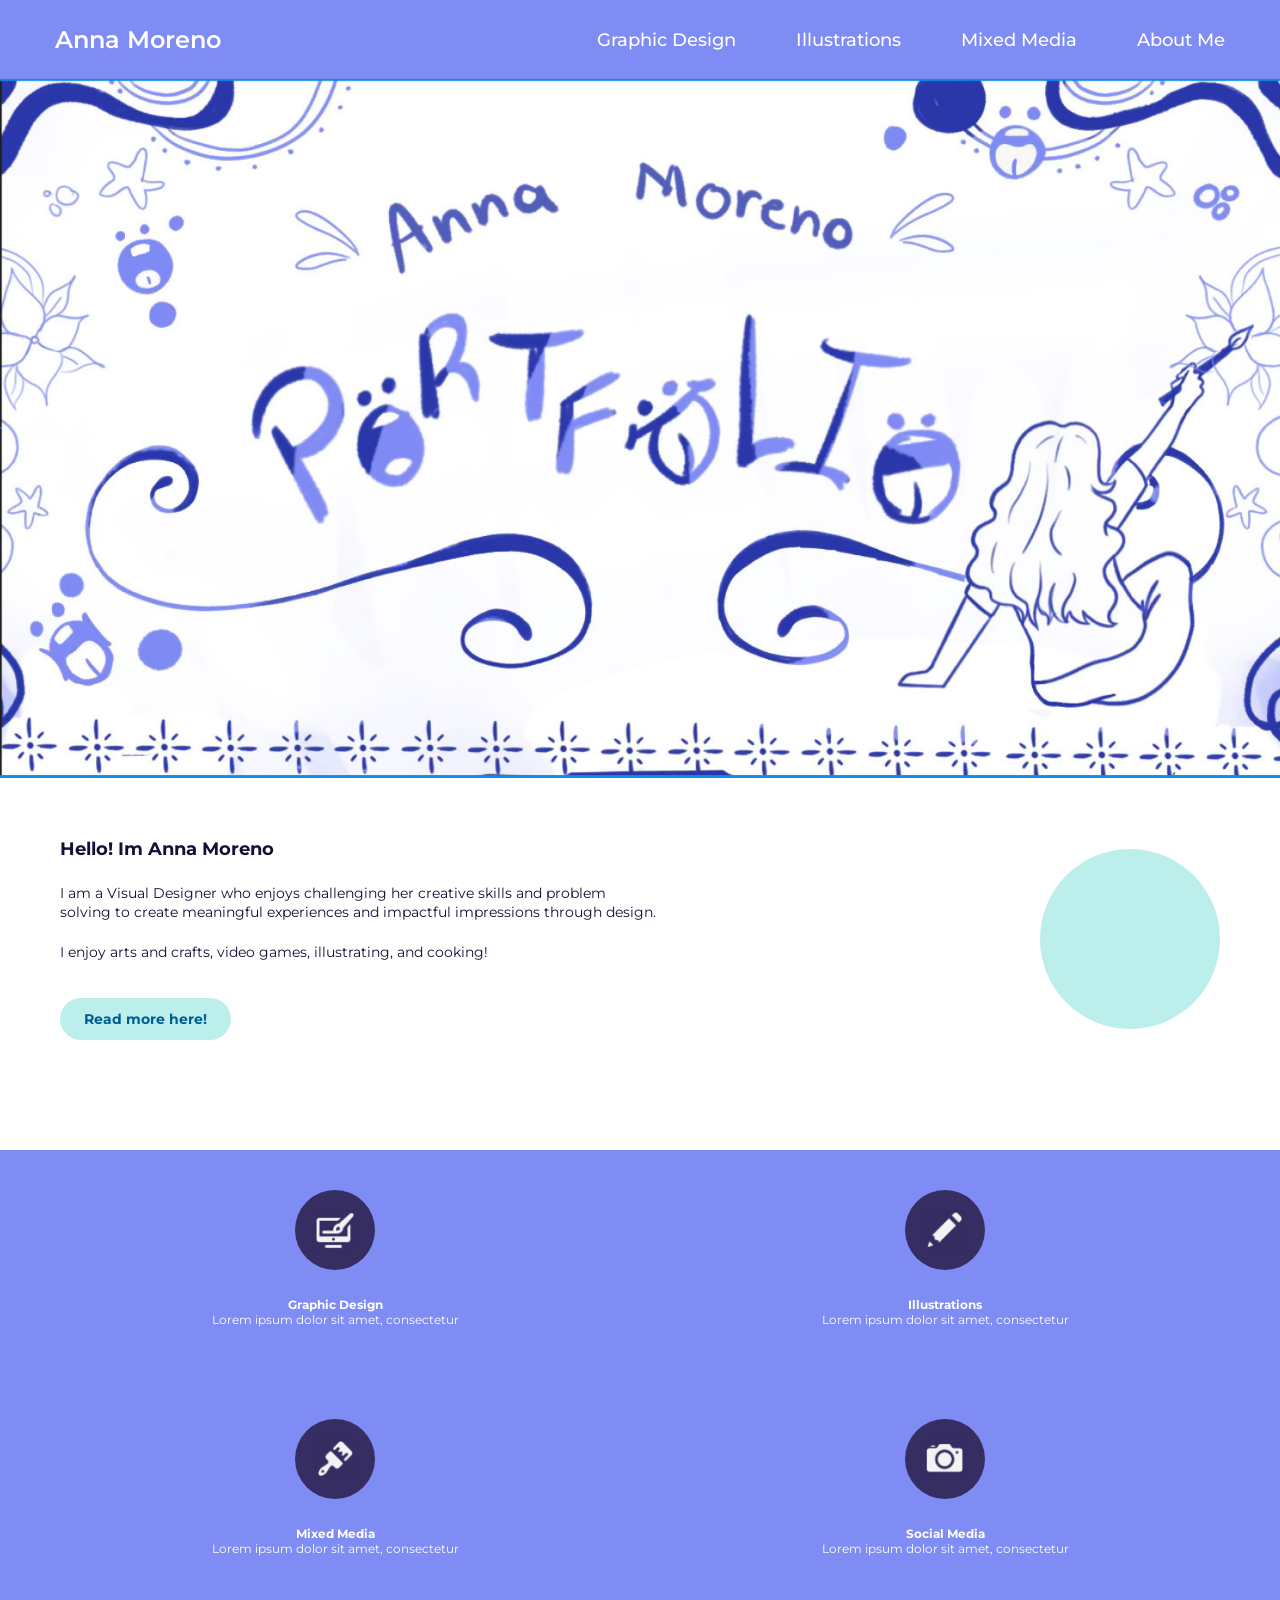
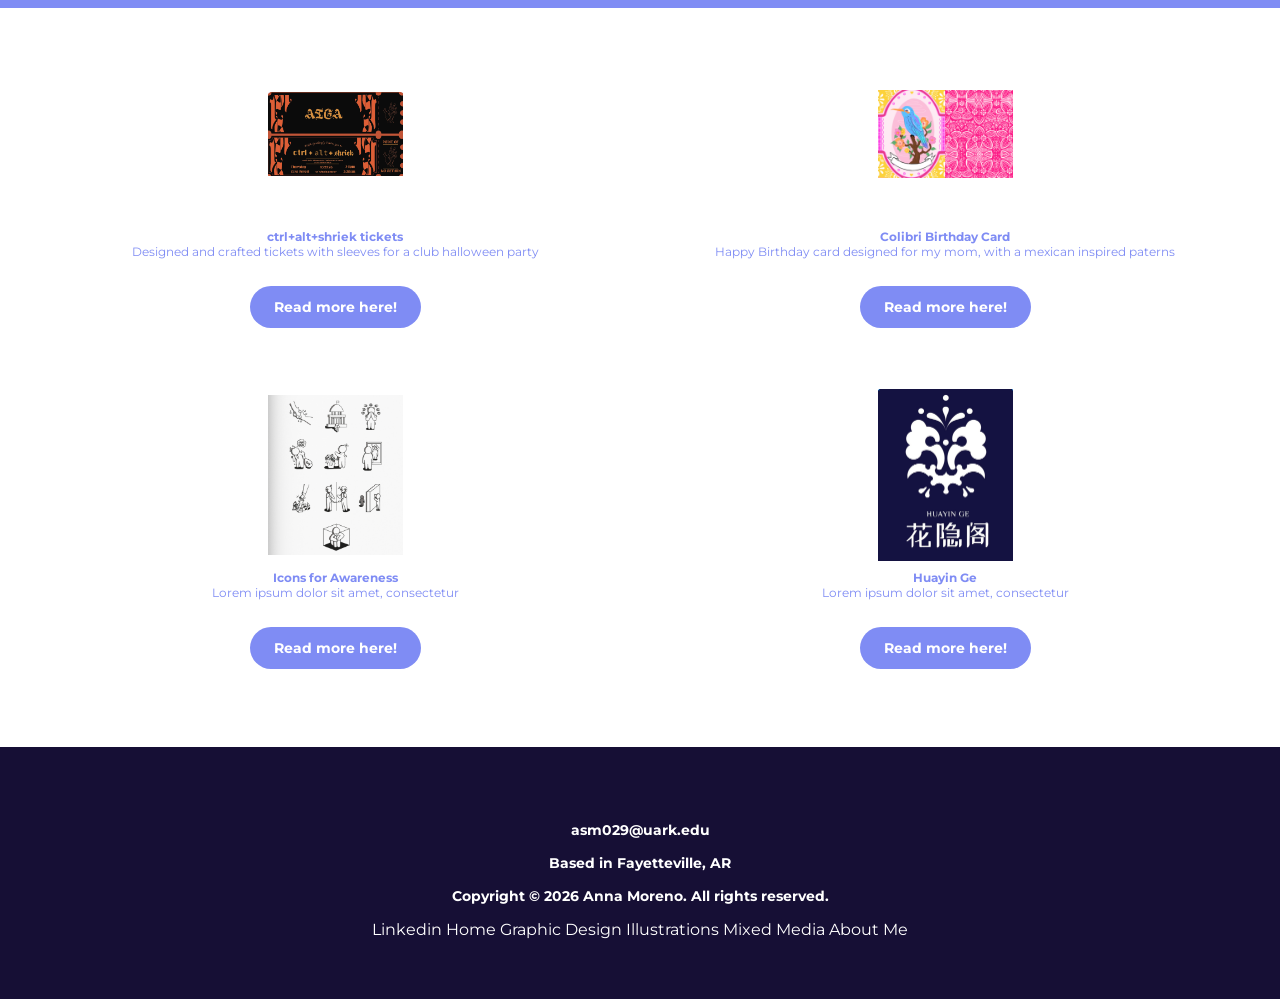
<file: index.html>
<!DOCTYPE html>
<html>
    <head>
        <title>
            Anna Moreno's Portfolio Site
        </title>
        <link rel="stylesheet" href="../style.css"/>    
          <link rel="preconnect" href="https://fonts.googleapis.com">
          <link rel="preconnect" href="https://fonts.gstatic.com" crossorigin>
          <link href="https://fonts.googleapis.com/css2?family=Montserrat:ital,wght@0,100..900;1,100..900&family=Open+Sans:ital,wght@0,300..800;1,300..800&display=swap" 
          rel="stylesheet">
          <script src="https://ajax.googleapis.com/ajax/libs/jquery/3.7.1/jquery.min.js"></script>
            <script>
                $("document").ready(
                    function() {
                        $(".hamburger").click(() => $(".navbar").slideToggle());
                        $(".closex").click(() => $(".navbar").fadeOut());
                    }
                )
            </script>
    </head>
    <body>
        <header class="site-header"> 
            <div class="header-row">
                 <div class="hamburger"> &#9776;</div> 
                 <a class="logo" href="/">Anna Moreno </a> </div>
                <div class="navbar">
                    <div class="closex"> &#x2715; </div>
                    <a class="graph graphicdesign" href="/graphic design">Graphic Design</a>
                    <a class="illu illustrations " href="/illustrations">Illustrations</a>
                    <a class="mix mixmedia" href="/mixedmedia">Mixed Media</a>
                    <a class="aboutme about-me" href="/aboutme">About Me</a>
                 </div>
         </header>


         <div class="hero-container"> 
            <img src="/assets/screenshot 1.png" alt="Anna Moreno Artwork" class="hero-img">
         </div>


            <div class="first-color-box">
                <div class="text-content">
                    <h1 class="heading"> Hello! Im Anna Moreno </h1>
                    <p class="size" > I am a Visual Designer who enjoys challenging her creative skills and 
                        problem solving to create meaningful experiences and impactful impressions through design.</p>
                    <p class="size"> I enjoy arts and crafts, video games, illustrating, and cooking!</p>
                    <a class="read-more-button" href="/aboutme"> <b>Read more here!</b></a>
                   </div> 

                <div class="circle-placeholder"></div>
            </div>
                 


          <!--this is main text-->
         
            <div class="skills-container">
                        <!-- column 1-->
                        <div class="icon-card">
                        <div class="icon-circle">
                            <div class="hero-container2"> 
                             <img src="/assets/digital.png" alt="Anna Moreno Artwork" class="hero-img"></div>
                         </div>
                        <div class="white-text">
                                <p>
                                    <b> Graphic Design </b>
                                    <br/> Lorem ipsum dolor sit amet, consectetur </p>
                            </div>
                        </div>
                        <!-- column 2-->
                        <div class="icon-card">
                        <div class="icon-circle"> 
                            <div class="hero-container2"> 
                             <img src="/assets/pencil.png" alt="Anna Moreno Artwork" class="hero-img"></div>
                         </div>
                        <div class="white-text">
                                <p>
                                    <b> Illustrations </b>
                                    <br/> Lorem ipsum dolor sit amet, consectetur </p>
                            </div>
                        </div>
                 </div>

                 
                 <div class="skills-container">
                    
                        <div class="icon-card">
                        <div class="icon-circle"><div class="hero-container2"> 
                             <img src="/assets/mixed media.png" alt="Anna Moreno Artwork" class="hero-img"></div>
                         </div>
                        <div class="white-text">
                                <p>
                                    <b> Mixed Media </b>
                                    <br/> Lorem ipsum dolor sit amet, consectetur </p>
                            </div>
                        </div>
                
                        <div class="icon-card">
                        <div class="icon-circle"><div class="hero-container2"> 
                             <img src="/assets/camera.png" alt="Anna Moreno Artwork" class="hero-img"></div>
                         </div>
                        <div class="white-text">
                                <p>
                                    <b> Social Media </b>
                                    <br/> Lorem ipsum dolor sit amet, consectetur </p>
                            </div>
                        </div>
                 </div>

 <!--this is end main text-->

             <br/>

 <!--this is secondary text-->
                    <div class="notableworks-container">
                        <!-- column 1-->
                        <div class="icon-card">
                        <div class="work-outline">
                            <div class="hero-container3"> 
                             <img src="/assets/aiga ticket.png" alt="Anna Moreno Artwork" class="hero-img"></div>
                         </div>
                        <div class="purp-text">
                                <p>
                                    <b> ctrl+alt+shriek tickets </b>
                                    <br/> Designed and crafted tickets with sleeves for a club halloween party </p>
                                     <b href="/aboutme/" class="read-more-button2"> Read more here!</b>
                            </div>
                        </div>

                        <!-- column 2-->
                        <div class="icon-card">
                        <div class="work-outline"> 
                            <div class="hero-container3"> 
                             <img src="/assets/colibri.png" alt="Anna Moreno Artwork" class="hero-img"></div>
                         </div>
                        <div class="purp-text">
                                <p>
                                    <b> Colibri Birthday Card </b>
                                    <br/> Happy Birthday card designed for my mom, with a mexican inspired paterns</p>
                                     <b href="/aboutme/" class="read-more-button2"> Read more here!</b>
                            </div>
                        </div>
                    </div>

                 
                 <div class="notableworks-container">
                    
                        <div class="icon-card">
                        <div class="work-outline">
                            <div class="hero-container3"> 
                             <img src="/assets/Icons.png" alt="Anna Moreno Artwork" class="hero-img"></div>
                         </div>
                        <div class="purp-text">
                                <p>
                                    <b> Icons for Awareness </b>
                                    <br/> Lorem ipsum dolor sit amet, consectetur </p>
                                     <b href="/aboutme/" class="read-more-button2"> Read more here!</b>
                            </div>
                        </div>
                
                        <div class="icon-card">
                        <div class="work-outline"><div class="hero-container3"> 
                             <img src="/assets/huayin ge.png" alt="Anna Moreno Artwork" class="hero-img"></div>
                         </div>
                        <div class="purp-text">
                                <p>
                                    <b> Huayin Ge </b>
                                    <br/> Lorem ipsum dolor sit amet, consectetur </p>
                                     <b href="/aboutme/" class="read-more-button2"> Read more here!</b>
                            </div>
                        </div>
                 </div>
 <!--this is end secondary text-->
               <br/>
               <br/>
         <!--footer info-->
               <div class="color-box-darkpurp">
                    <p> asm029@uark.edu</p>
                    <p> Based in Fayetteville, AR</p>
                    <p> Copyright © 2026 Anna Moreno. All rights reserved.</p>
                    <a href = "https://www.linkedin.com/in/anna-moreno-44303n00/"
                         target = "_blank"
                         rel="noopener noreferrer"> Linkedin </a>
          <!-- this is the navigation bar info-->
                    <a href="/">Home</a>
                    <a href="/graphic design">Graphic Design</a>
                    <a href="/illustrations">Illustrations</a>
                    <a href="/mixedmedia">Mixed Media</a>
                    <a href="/aboutme">About Me</a>    
                </div>
         </div>
    </body>
</html>
</file>
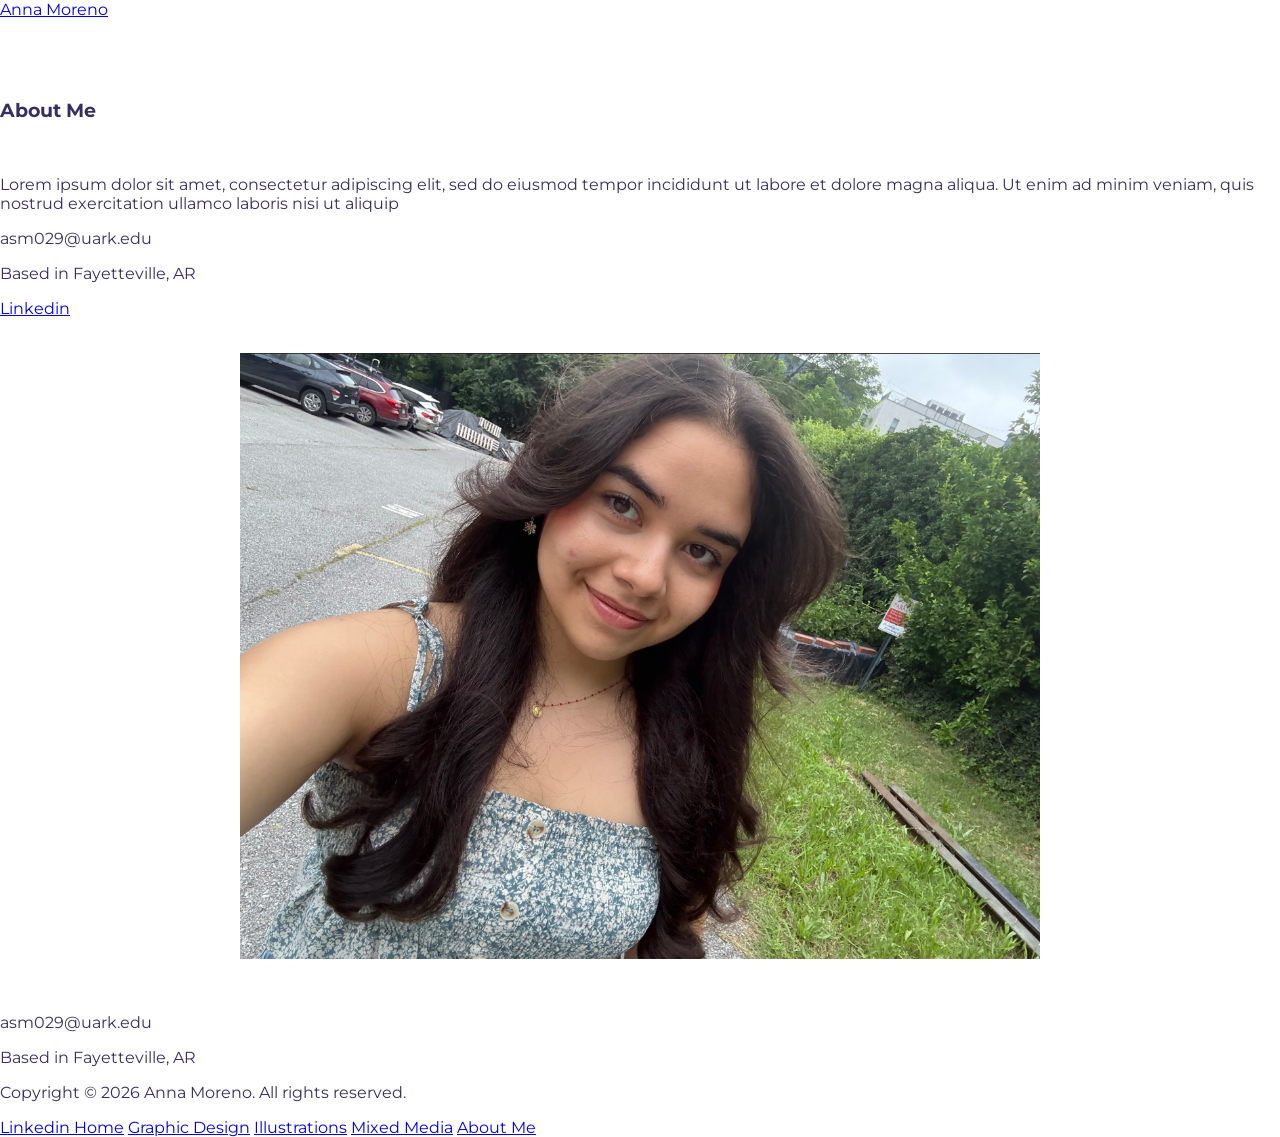
<file: aboutme/index.html>
<!DOCTYPE html>
<html>
    <head>
        <title>
            Anna Moreno's Portfolio Site
        </title>
        <link rel="stylesheet" href="../style.css"/>    
          <link rel="preconnect" href="https://fonts.googleapis.com">
          <link rel="preconnect" href="https://fonts.gstatic.com" crossorigin>
          <link href="https://fonts.googleapis.com/css2?family=Montserrat:ital,wght@0,100..900;1,100..900&family=Open+Sans:ital,wght@0,300..800;1,300..800&display=swap" 
          rel="stylesheet">
    </head>
     <body>
        <div>
          <!-- this is the navigation bar info-->
                <a href="/">Anna Moreno</a>
                <div class="navbar">
                    <a class="graph graphicdesign" href="/graphic design">Graphic Design</a>
                    <a class="illu illustrations " href="/illustrations">Illustrations</a>
                    <a class="mix mixmedia" href="/mixedmedia">Mixed Media</a>
                    <a class="aboutme about-me" href="/aboutme">About Me</a>
                </div>
               <br/>
               <h3> About Me </h3>
               <br/>
            <p>
                Lorem ipsum dolor sit amet, consectetur adipiscing
                 elit, sed do eiusmod tempor incididunt ut labore et 
                 dolore magna aliqua. Ut enim ad minim veniam, quis 
                 nostrud exercitation ullamco laboris nisi ut aliquip
                 <p> asm029@uark.edu</p>
                    <p> Based in Fayetteville, AR</p>
                     <a href = "https://www.linkedin.com/in/anna-moreno-44303n00/"
                         target = "_blank"
                         rel="noopener noreferrer"> Linkedin </a>
            </p>
            <br/>
                      <div class="shrink">
                         <img src="../assets/selfie.png" alt="my third image" class="shrink-me-vinyl"/>
                    </div>
            <br/>
            <br/>
         <div class="color-box-darkgreen">
                    <p> asm029@uark.edu</p>
                    <p> Based in Fayetteville, AR</p>
                    <p> Copyright © 2026 Anna Moreno. All rights reserved.</p>
                    <a href = "https://www.linkedin.com/in/anna-moreno-44303n00/"
                         target = "_blank"
                         rel="noopener noreferrer"> Linkedin </a>
          <!-- this is the navigation bar info-->
                    <a href="/">Home</a>
                    <a href="/graphic design">Graphic Design</a>
                    <a href="/illustrations">Illustrations</a>
                    <a href="/mixedmedia">Mixed Media</a>
                    <a href="/aboutme">About Me</a>    
                </div>
         </div>
    </body>
</html>
</file>
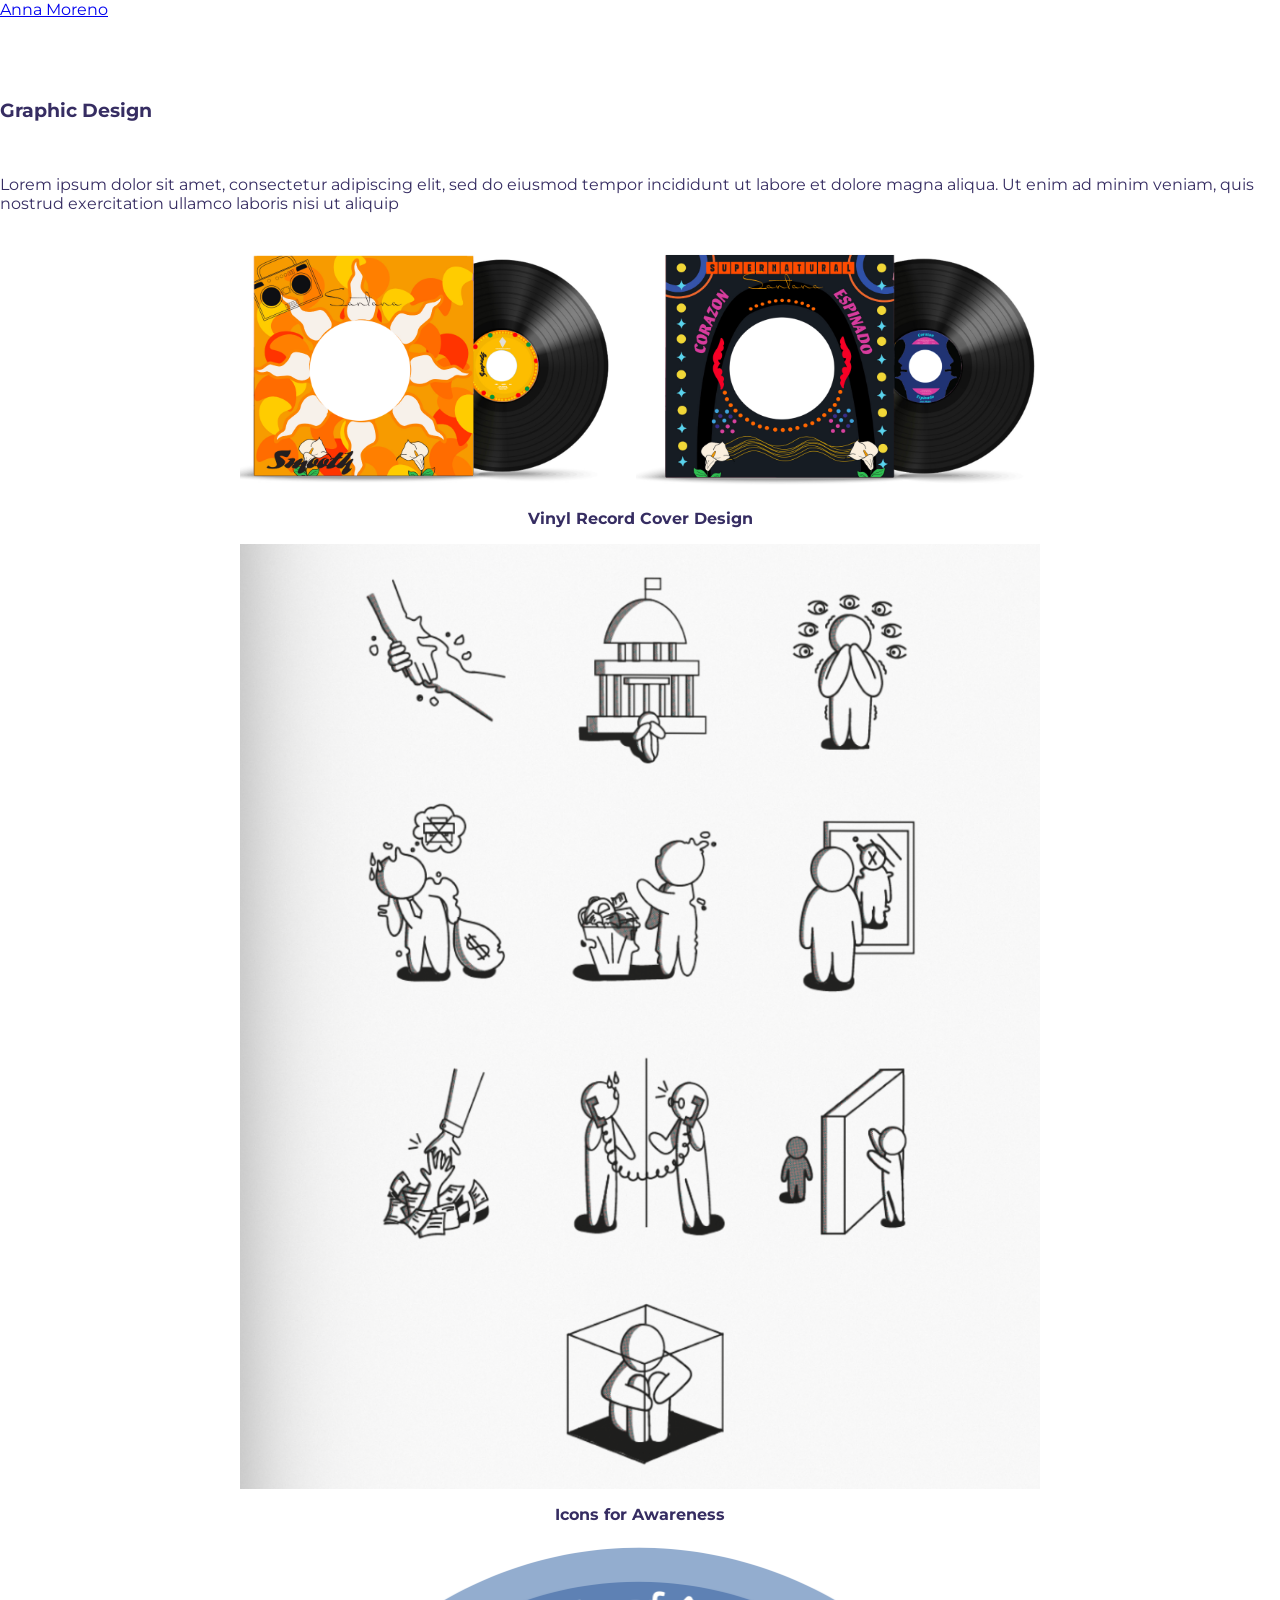
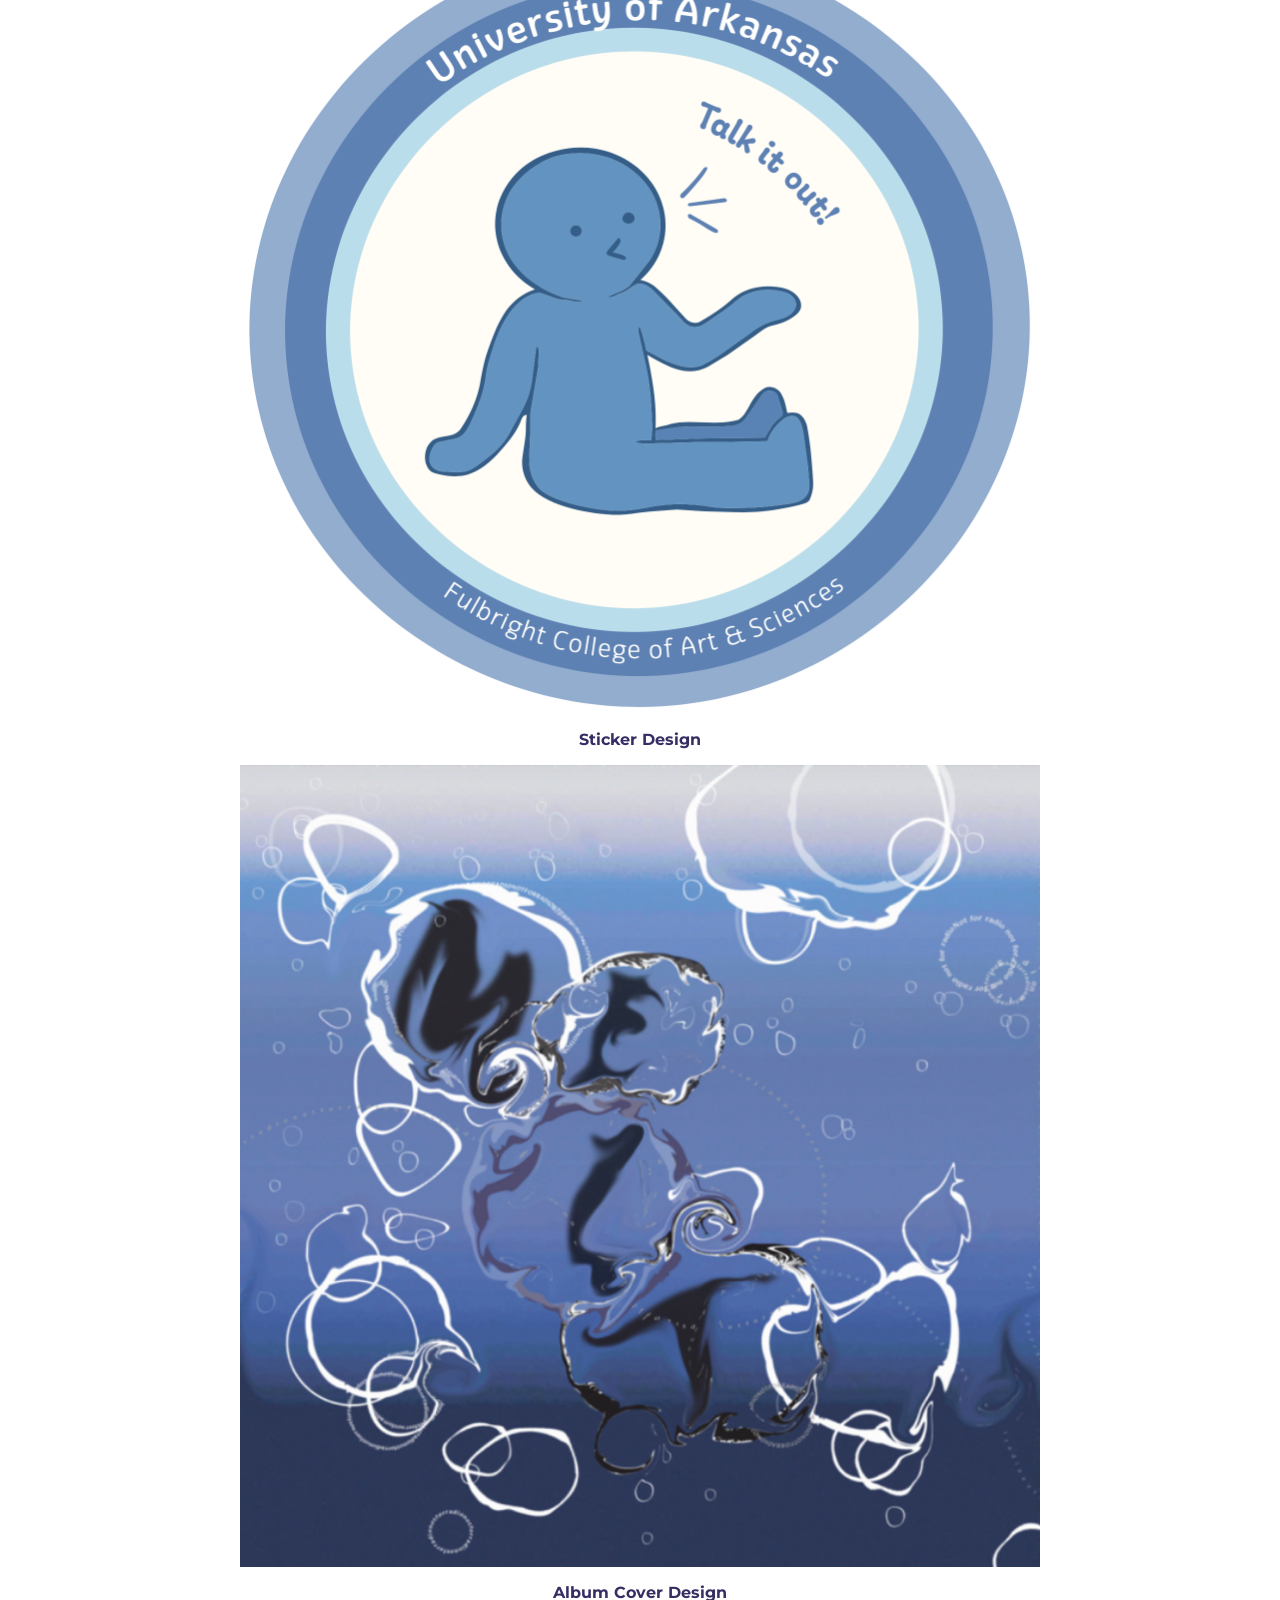
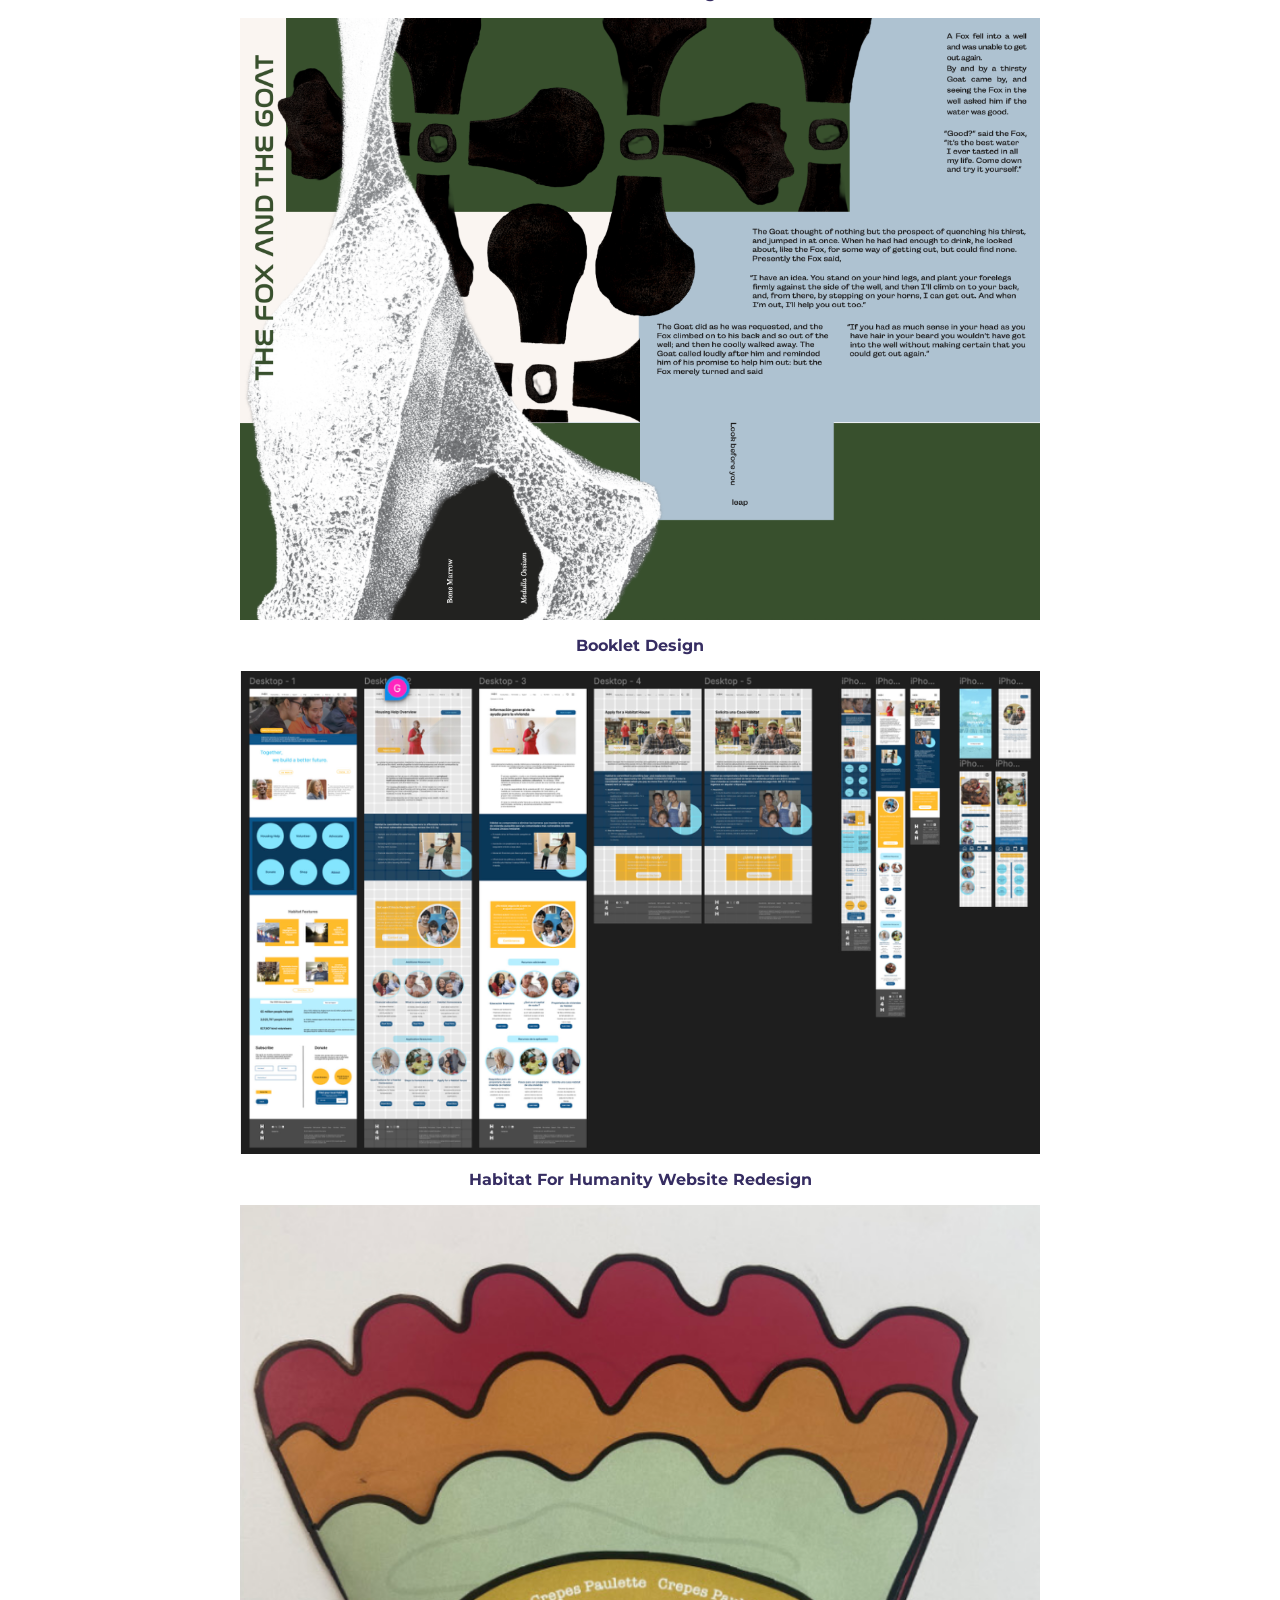
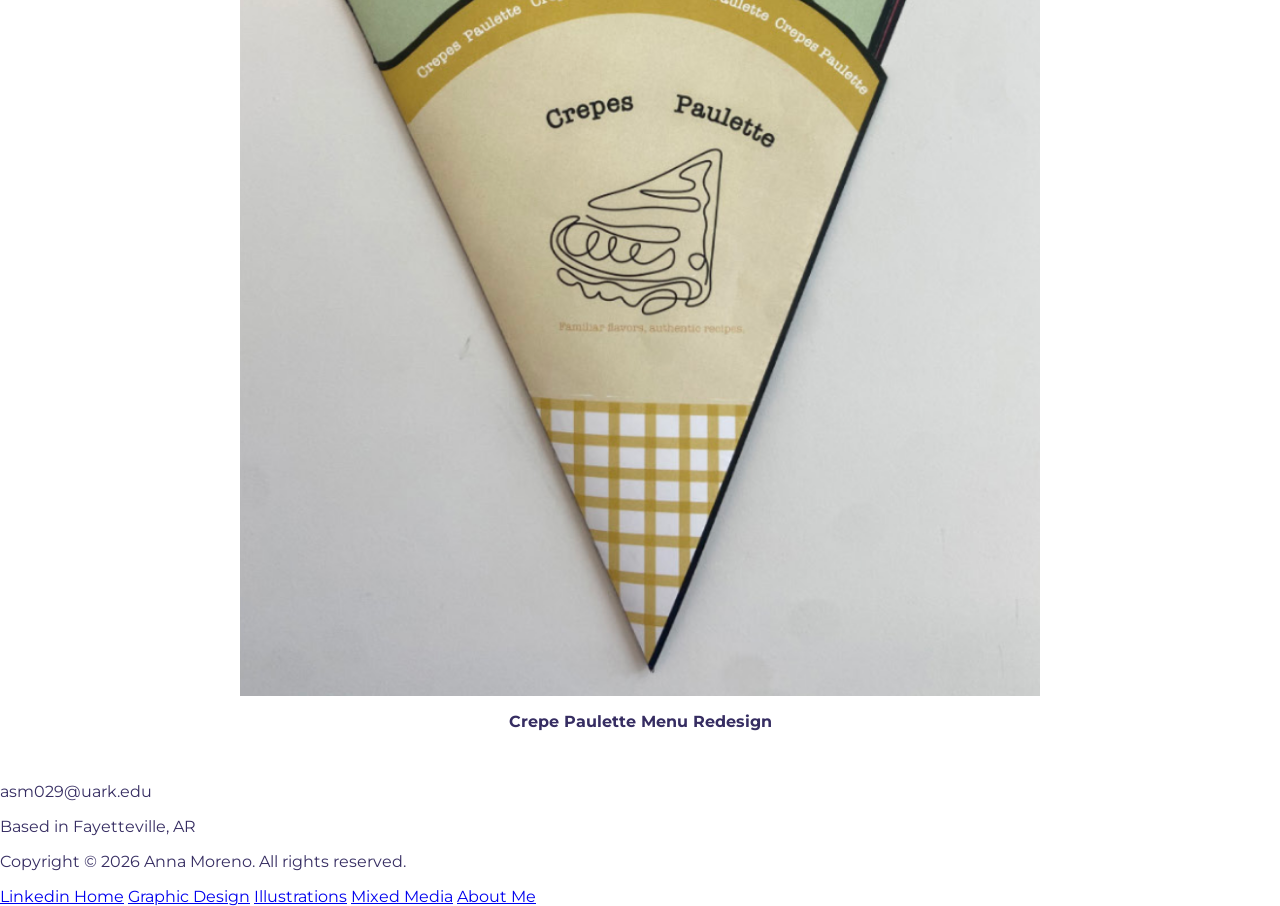
<file: graphic design/index.html>
<!DOCTYPE html>
<html>
    <head>
        <title>
            Anna Moreno's Portfolio Site
        </title>
         <link rel="stylesheet" href="../style.css"/>    
          <link rel="preconnect" href="https://fonts.googleapis.com">
          <link rel="preconnect" href="https://fonts.gstatic.com" crossorigin>
          <link href="https://fonts.googleapis.com/css2?family=Montserrat:ital,wght@0,100..900;1,100..900&family=Open+Sans:ital,wght@0,300..800;1,300..800&display=swap" 
          rel="stylesheet">
    </head>
     <body>
        <div>
          <!-- this is the navigation bar info, h1 will be logo-->
                <a href="/">Anna Moreno</a>
                <div class="navbar">
                    <a class="graph graphicdesign" href="/graphic design">Graphic Design</a>
                    <a class="illu illustrations " href="/illustrations">Illustrations</a>
                    <a class="mix mixmedia" href="/mixedmedia">Mixed Media</a>
                    <a class="aboutme about-me" href="/aboutme">About Me</a>
                </div>
               <br/>
               <h3> Graphic Design </h3>
               <br/>
                 <p>
                Lorem ipsum dolor sit amet, consectetur adipiscing
                 elit, sed do eiusmod tempor incididunt ut labore et 
                 dolore magna aliqua. Ut enim ad minim veniam, quis 
                 nostrud exercitation ullamco laboris nisi ut aliquip
                </p>
               
                        <div class="shrink">
                                <img src="../assets/GD Vinyl.png" alt="my image" class="shrink-me-vinyl"/>
                        </div> 
                                <p class="center-text">
                                    <b>Vinyl Record Cover Design</b>
                                </p>
                        <div class="shrink">
                                <img src="../assets/Icons.png" alt="my image" class="shrink-me-vinyl"/>
                        </div> 
                                <p class="center-text">
                                    <b>Icons for Awareness</b>
                                </p>
                        <div class="shrink">
                                <img src="../assets/sticker.png" alt="my image" class="shrink-me-vinyl"/>
                        </div> 
                                <p class="center-text">
                                    <b>Sticker Design</b>
                                </p>
                            <div class="shrink">
                                <img src="../assets/Album Cover Design.png" alt="my image" class="shrink-me-vinyl"/>
                        </div> 
                                <p class="center-text">
                                    <b>Album Cover Design</b>
                                </p>
                        <div class="shrink">
                                <img src="../assets/Booklet.png" alt="my image" class="shrink-me-vinyl"/>
                        </div> 
                                <p class="center-text">
                                        <b>Booklet Design</b>
                                </p>
                        <div class="shrink">
                                <img src="../assets/WB H4H.png" alt="my image" class="shrink-me-vinyl"/>
                        </div> 
                                <p class="center-text">
                                        <b>Habitat For Humanity Website Redesign</b>
                                </p>
                        <div class="shrink">
                         <img src="../assets/crepe.png" alt="my image" class="shrink-me-vinyl"/>
                     </div> 
                                     <p class="center-text">
                                          <b>Crepe Paulette Menu Redesign</b>
                                     </p>
                <br/>
           <div class="color-box-darkgreen">
                    <p> asm029@uark.edu</p>
                    <p> Based in Fayetteville, AR</p>
                    <p> Copyright © 2026 Anna Moreno. All rights reserved.</p>
                    <a href = "https://www.linkedin.com/in/anna-moreno-44303n00/"
                         target = "_blank"
                         rel="noopener noreferrer"> Linkedin </a>
          <!-- this is the navigation bar info-->
                    <a href="/">Home</a>
                    <a href="/graphic design">Graphic Design</a>
                    <a href="/illustrations">Illustrations</a>
                    <a href="/mixedmedia">Mixed Media</a>
                    <a href="/aboutme">About Me</a>    
                </div>
            </div>
    </body>
</html>
</file>
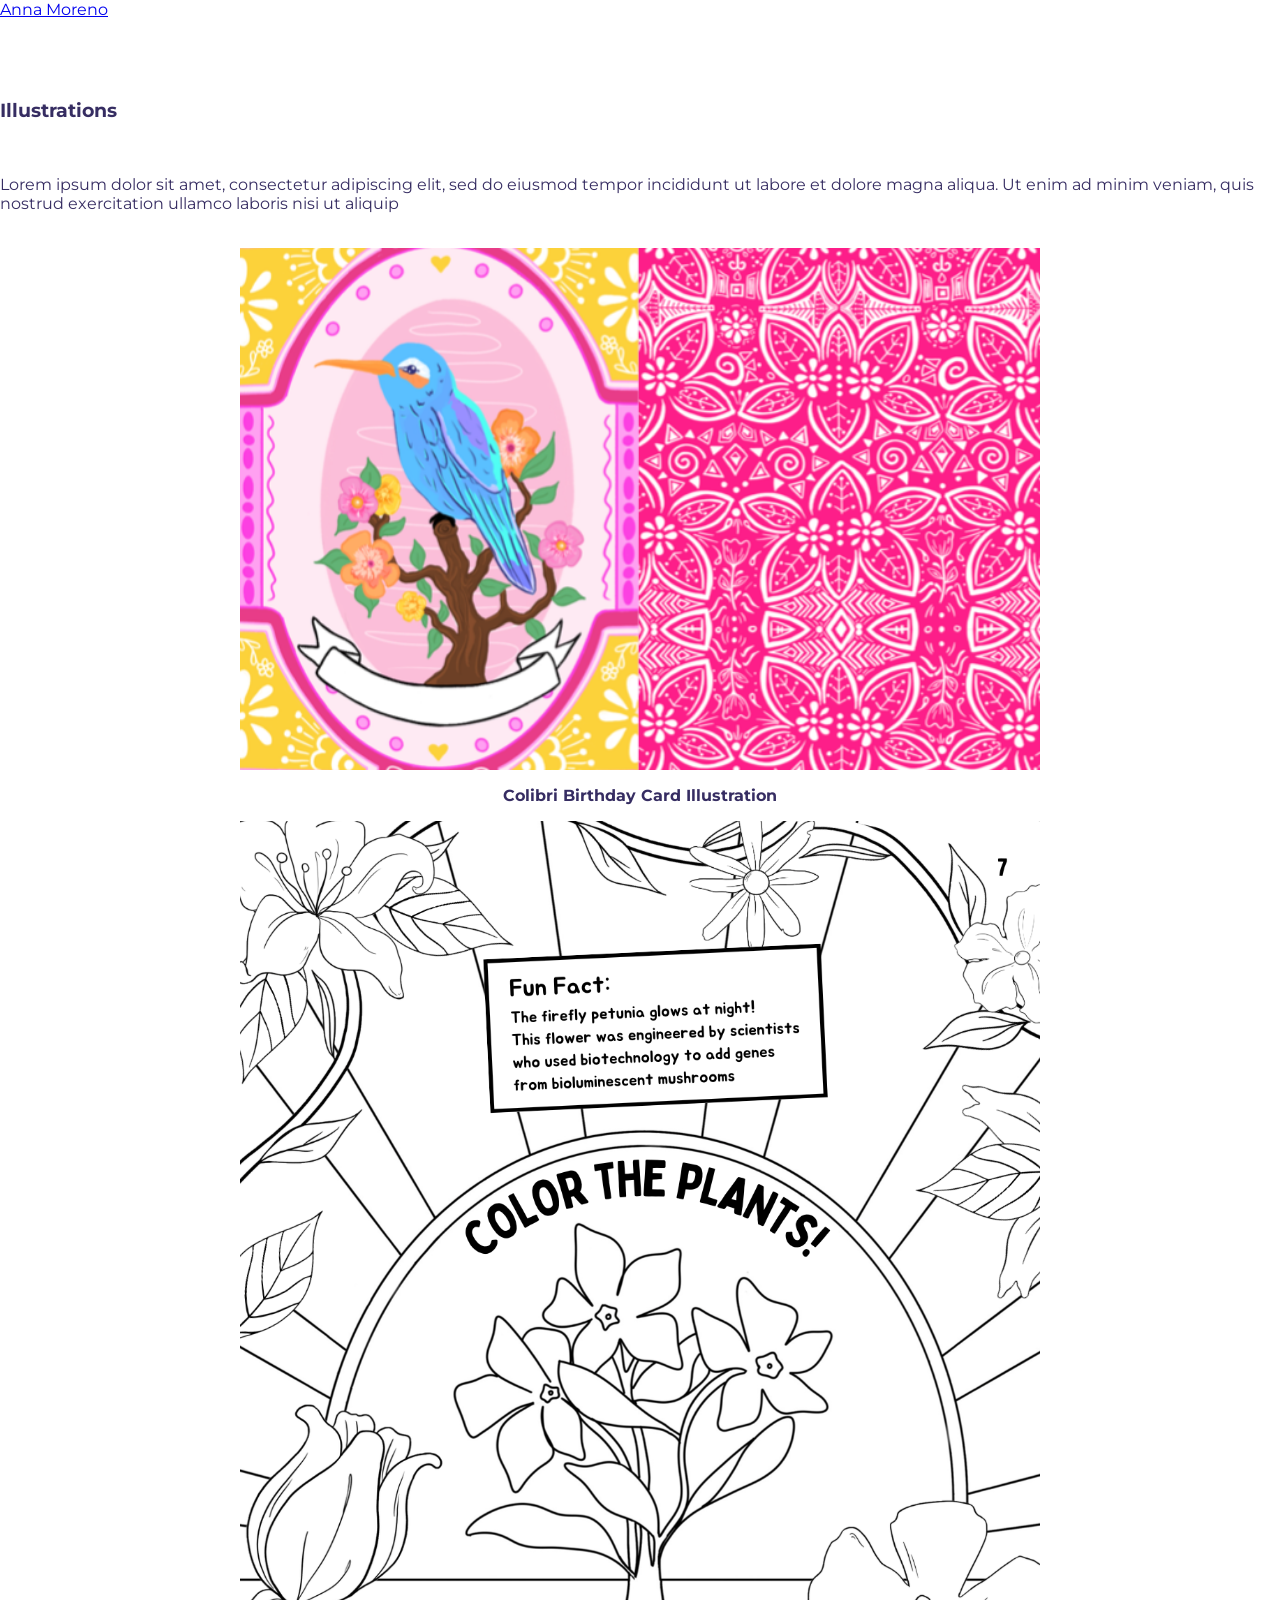
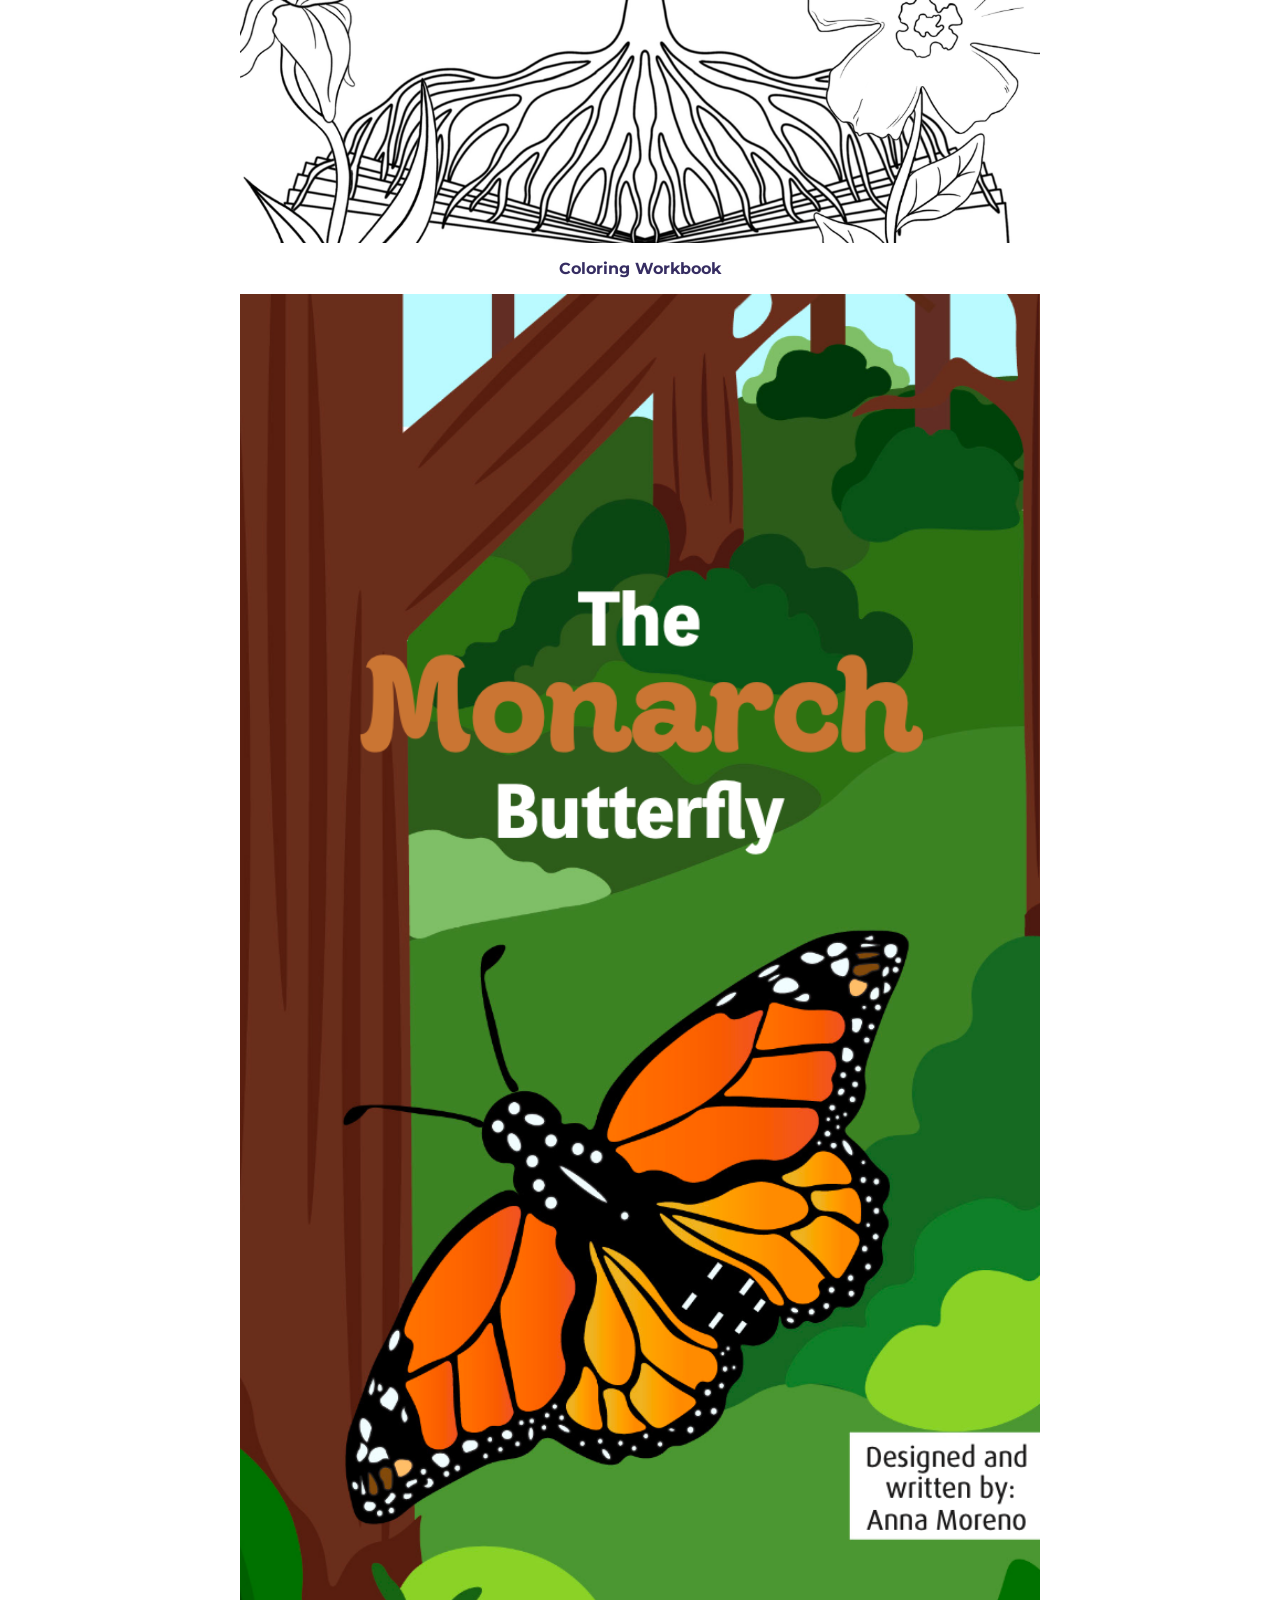
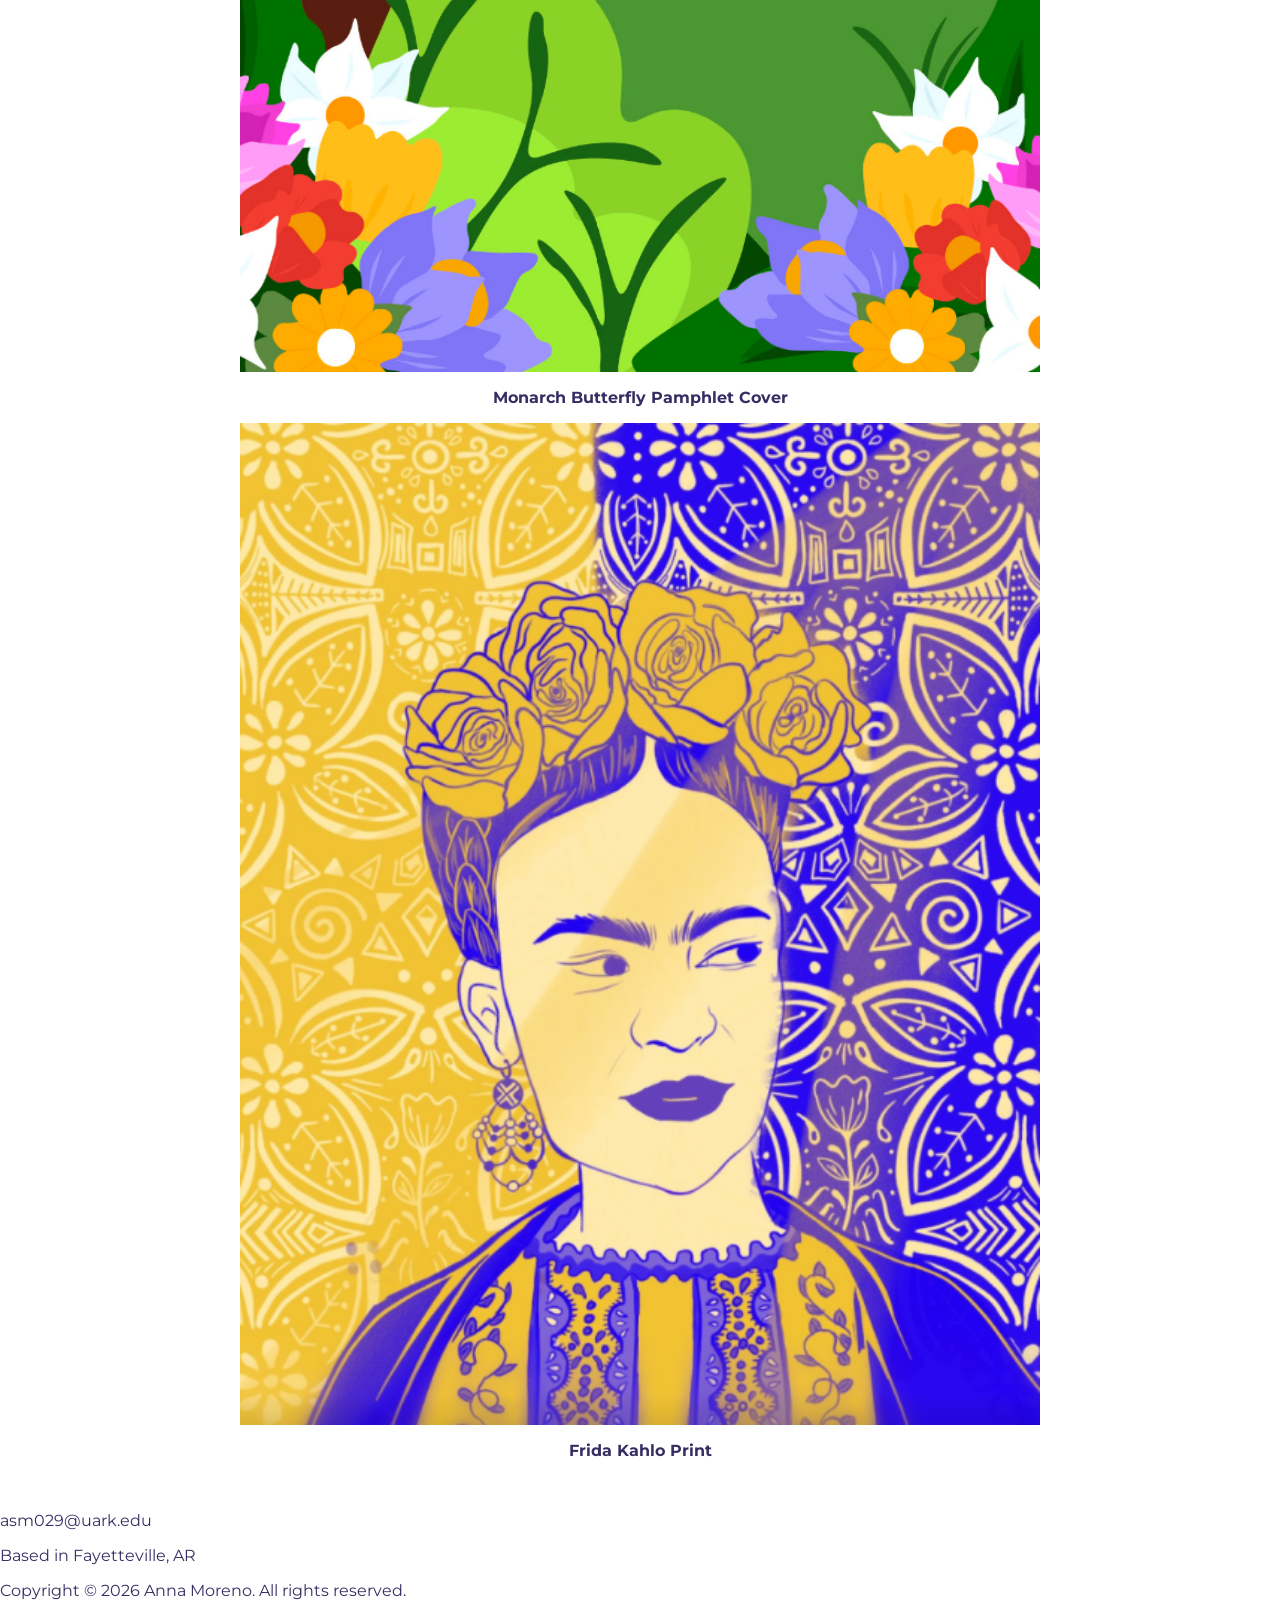
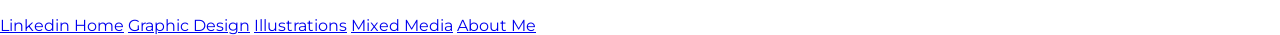
<file: illustrations/index.html>
<!DOCTYPE html>
<html>
    <head>
        <title>
            Anna Moreno's Portfolio Site
        </title>
        <link rel="stylesheet" href="../style.css"/>    
          <link rel="preconnect" href="https://fonts.googleapis.com">
          <link rel="preconnect" href="https://fonts.gstatic.com" crossorigin>
          <link href="https://fonts.googleapis.com/css2?family=Montserrat:ital,wght@0,100..900;1,100..900&family=Open+Sans:ital,wght@0,300..800;1,300..800&display=swap" 
          rel="stylesheet">
    </head>
     <body>
        <div>
          <!-- this is the navigation bar info-->
                <a href="/">Anna Moreno</a>
                <div class="navbar">
                    <a class="graph graphicdesign" href="/graphic design">Graphic Design</a>
                    <a class="illu illustrations " href="/illustrations">Illustrations</a>
                    <a class="mix mixmedia" href="/mixedmedia">Mixed Media</a>
                    <a class="aboutme about-me" href="/aboutme">About Me</a>
                </div>
               <br/>
               <h3> Illustrations </h3>
            <br/>
            <p>
                Lorem ipsum dolor sit amet, consectetur adipiscing
                 elit, sed do eiusmod tempor incididunt ut labore et 
                 dolore magna aliqua. Ut enim ad minim veniam, quis 
                 nostrud exercitation ullamco laboris nisi ut aliquip
            </p>
            <br/>
                        <div class="shrink">
                                <img src="../assets/colibri.png" alt="my image" class="shrink-me-vinyl"/>
                        </div> 
                                    <p class="center-text">
                                            <b>Colibri Birthday Card Illustration</b>
                                    </p>
                        <div class="shrink">
                                <img src="../assets/workbook temp.png" alt="my image" class="shrink-me-vinyl"/>
                        </div> 
                                    <p class="center-text">
                                            <b> Coloring Workbook </b>
                                    </p>
                        <div class="shrink">
                                <img src="../assets/monarch.png" alt="my image" class="shrink-me-vinyl"/>
                        </div> 
                                    <p class="center-text">
                                            <b>Monarch Butterfly Pamphlet Cover</b>
                                    </p>
                        <div class="shrink">
                                <img src="../assets/Print Illustration.png" alt="my image" class="shrink-me-vinyl"/>
                        </div> 
                                    <p class="center-text">
                                            <b>Frida Kahlo Print</b>
                                    </p>
                <br/>
              <div class="color-box-darkgreen">
                    <p> asm029@uark.edu</p>
                    <p> Based in Fayetteville, AR</p>
                    <p> Copyright © 2026 Anna Moreno. All rights reserved.</p>
                    <a href = "https://www.linkedin.com/in/anna-moreno-44303n00/"
                         target = "_blank"
                         rel="noopener noreferrer"> Linkedin </a>
          <!-- this is the navigation bar info-->
                    <a href="/">Home</a>
                    <a href="/graphic design">Graphic Design</a>
                    <a href="/illustrations">Illustrations</a>
                    <a href="/mixedmedia">Mixed Media</a>
                    <a href="/aboutme">About Me</a>    
                </div>
            </div>
    </body>
</html>
</file>
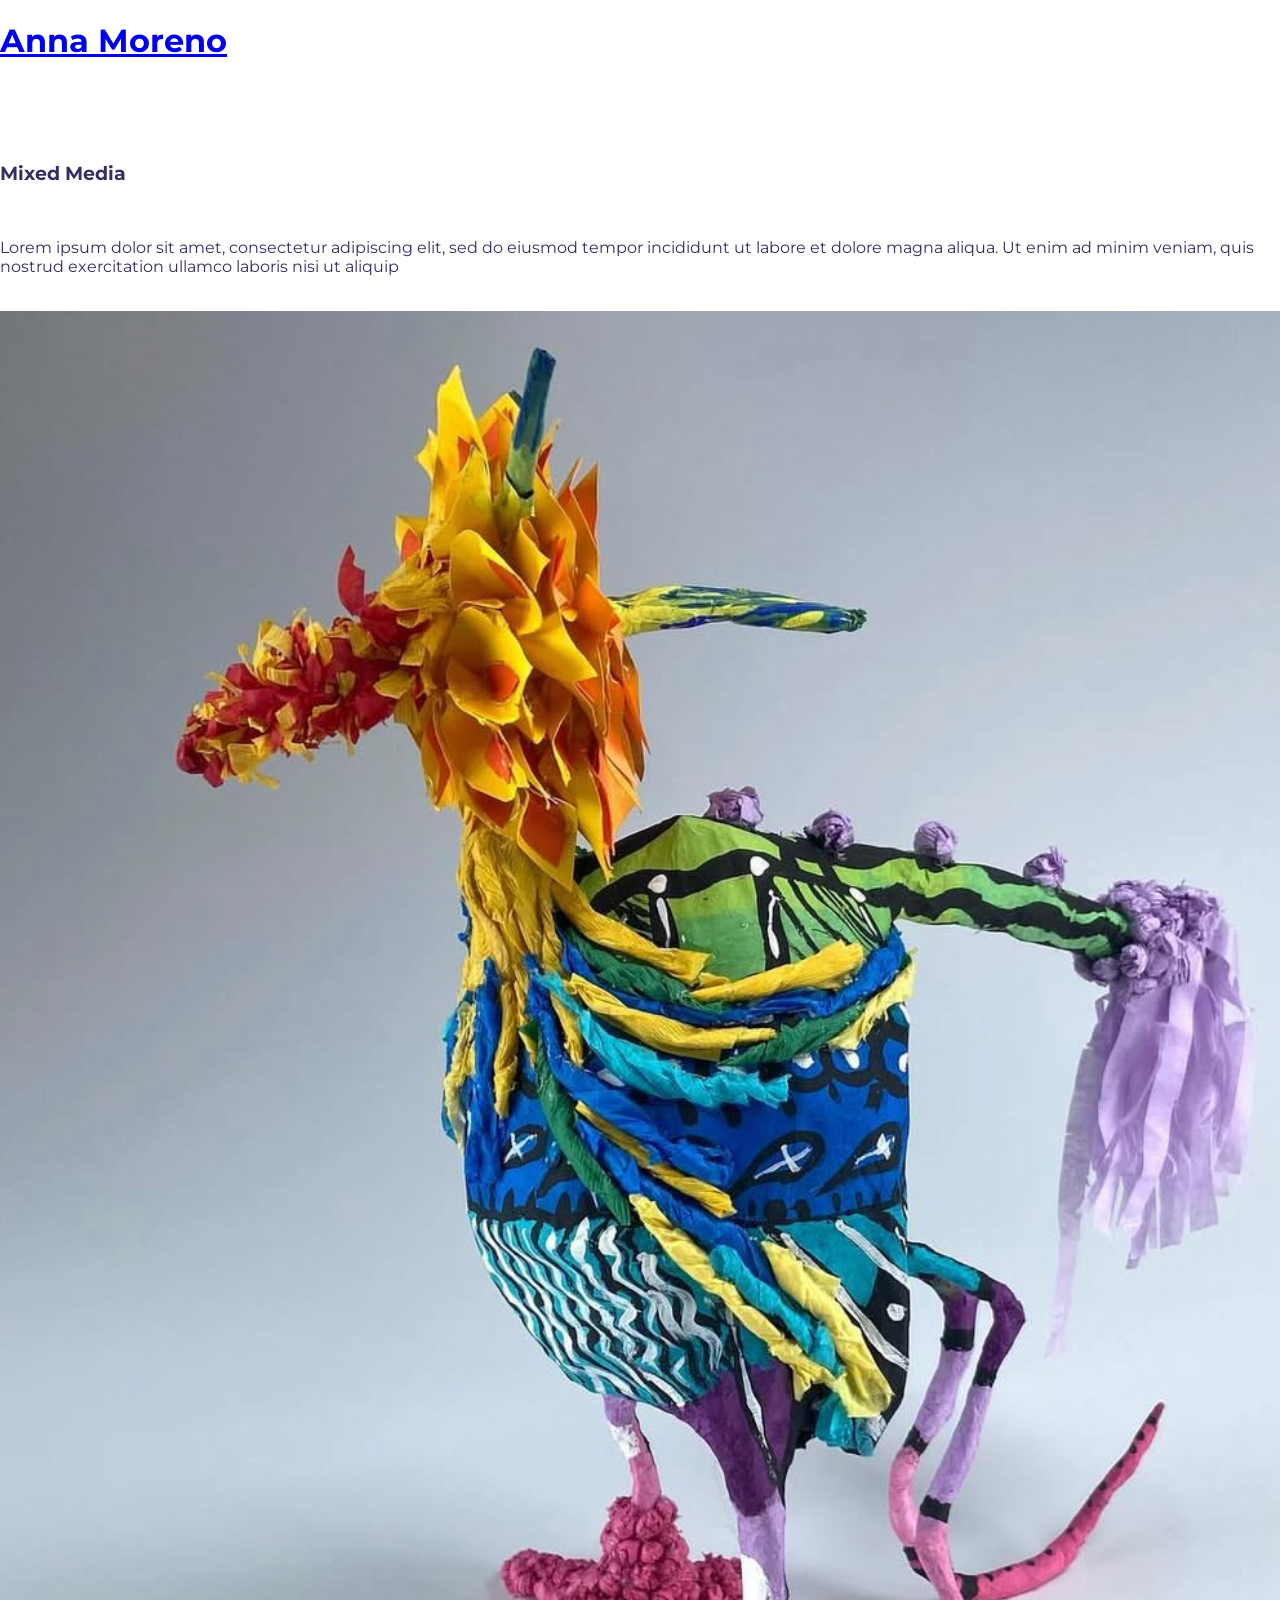
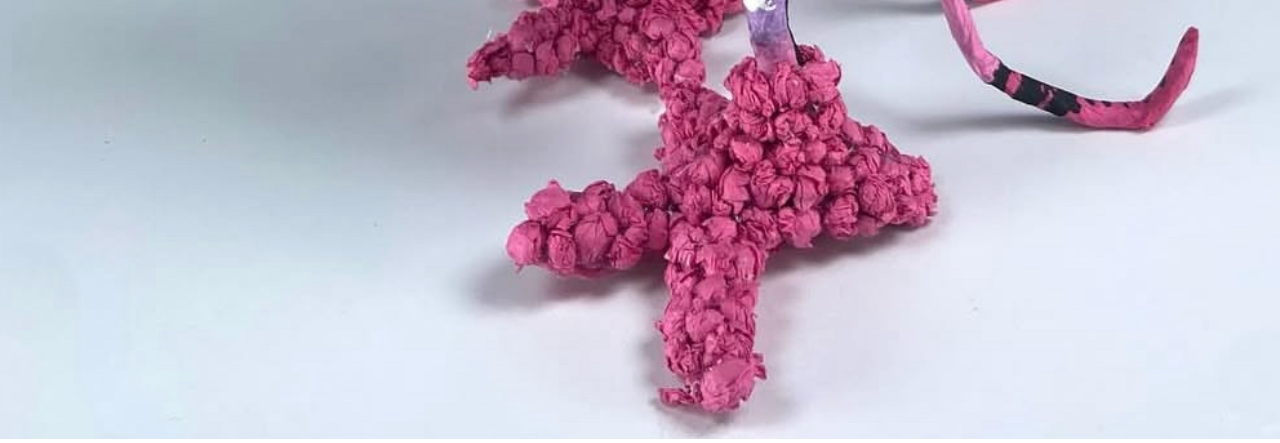
<file: mixed media/index.html>
<!DOCTYPE html>
<html>
    <head>
        <title>
            Anna Moreno's Portfolio Site
        </title>
        <link rel="stylesheet" href="../style.css"/>    
          <link rel="preconnect" href="https://fonts.googleapis.com">
          <link rel="preconnect" href="https://fonts.gstatic.com" crossorigin>
          <link href="https://fonts.googleapis.com/css2?family=Montserrat:ital,wght@0,100..900;1,100..900&family=Open+Sans:ital,wght@0,300..800;1,300..800&display=swap" 
          rel="stylesheet">
    </head>
     <body>
        <div>
          <!-- this is the navigation bar info, h1 is logo-->
              <a href="/home/index.html"><h1>Anna Moreno</h1></a>
                <div class="navbar">
                    <a class="illu illustrations " href="/illustrations/index.html">Illustrations</a>
                    <a class="graph graphicdesign" href="/graphic-design/index.html">Graphic Design</a>
                    <a class="web webdesign" href="/web-design/index.html">Web Design</a>
                    <a class="mix mixedmedia" href="/mixed-media/index.html">Mixed Media</a>
                </div>
               <br/>
               <h3> Mixed Media </h3>
               <br/>
            <p>
                Lorem ipsum dolor sit amet, consectetur adipiscing
                 elit, sed do eiusmod tempor incididunt ut labore et 
                 dolore magna aliqua. Ut enim ad minim veniam, quis 
                 nostrud exercitation ullamco laboris nisi ut aliquip
            </p>
            <br/>
                    <img src="../assets/alebrije.png" alt="my image"/>
         </div>
    </body>
</html>
</file>
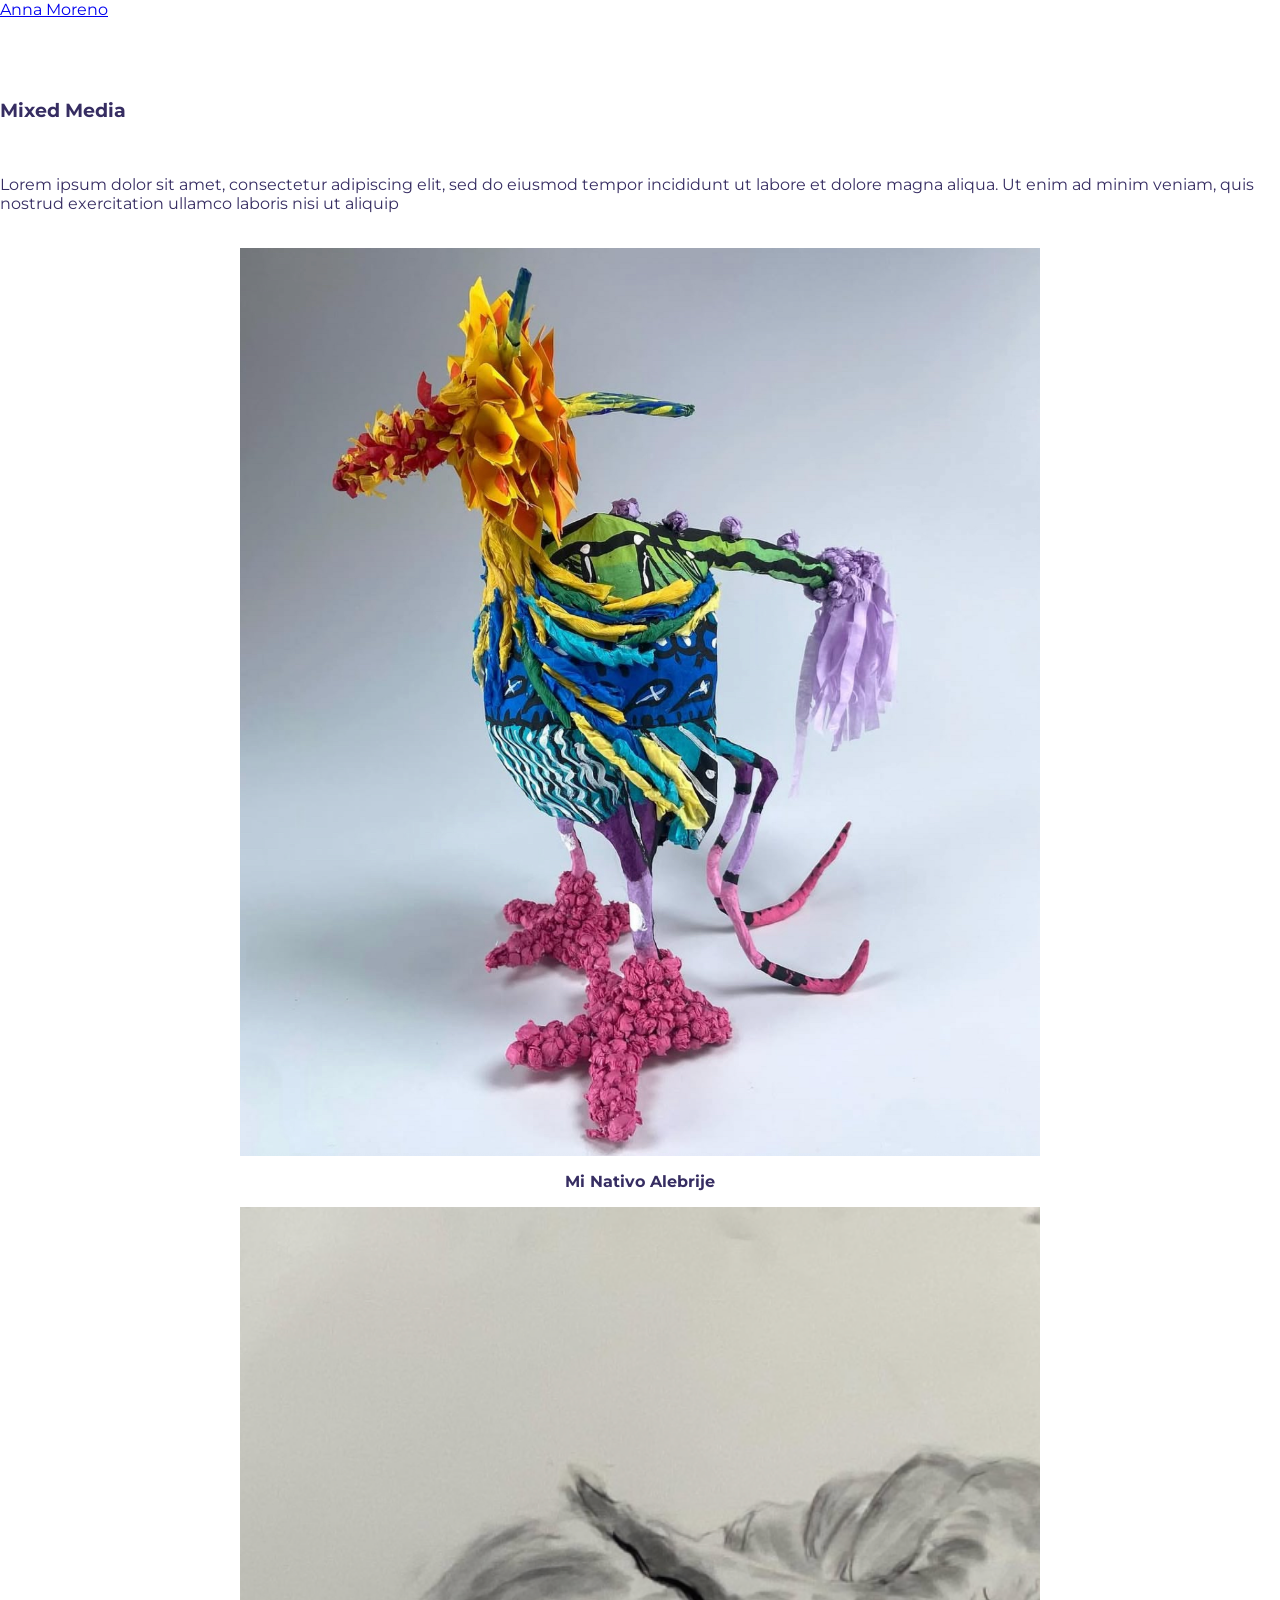
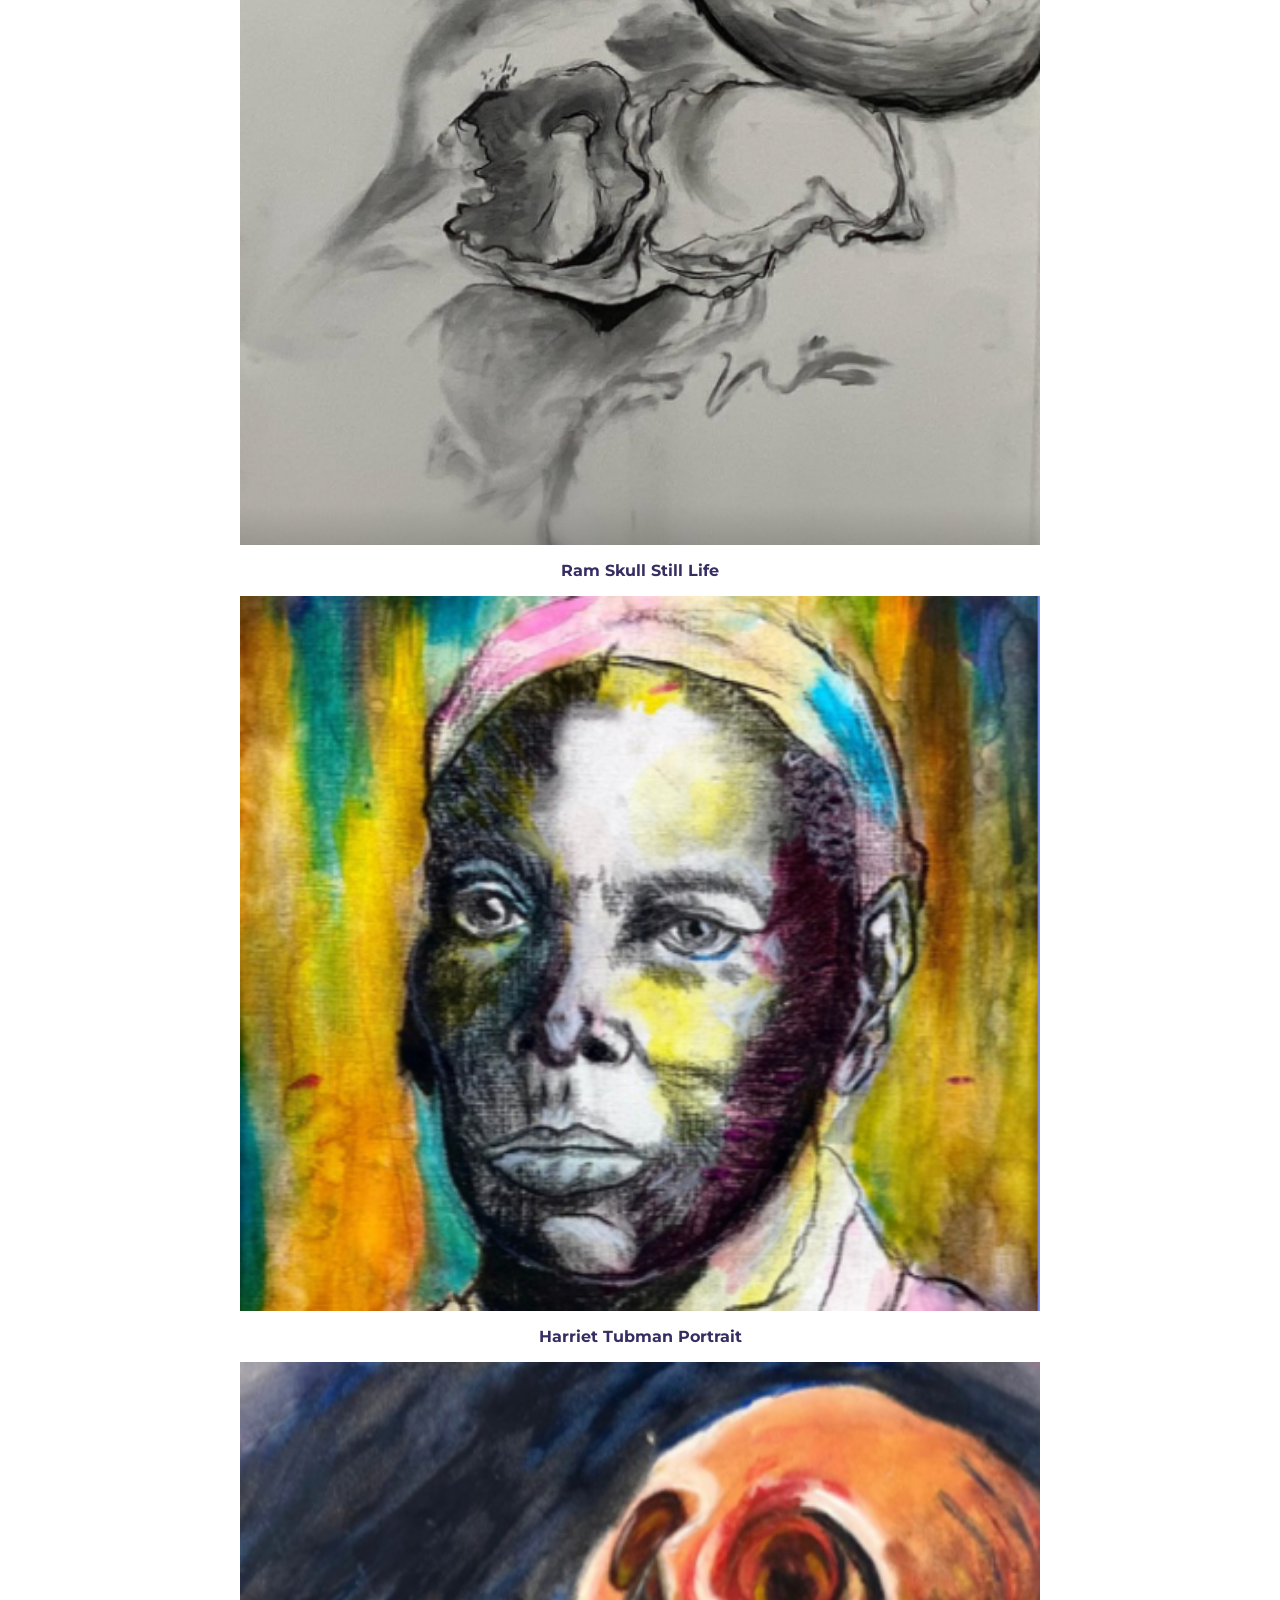
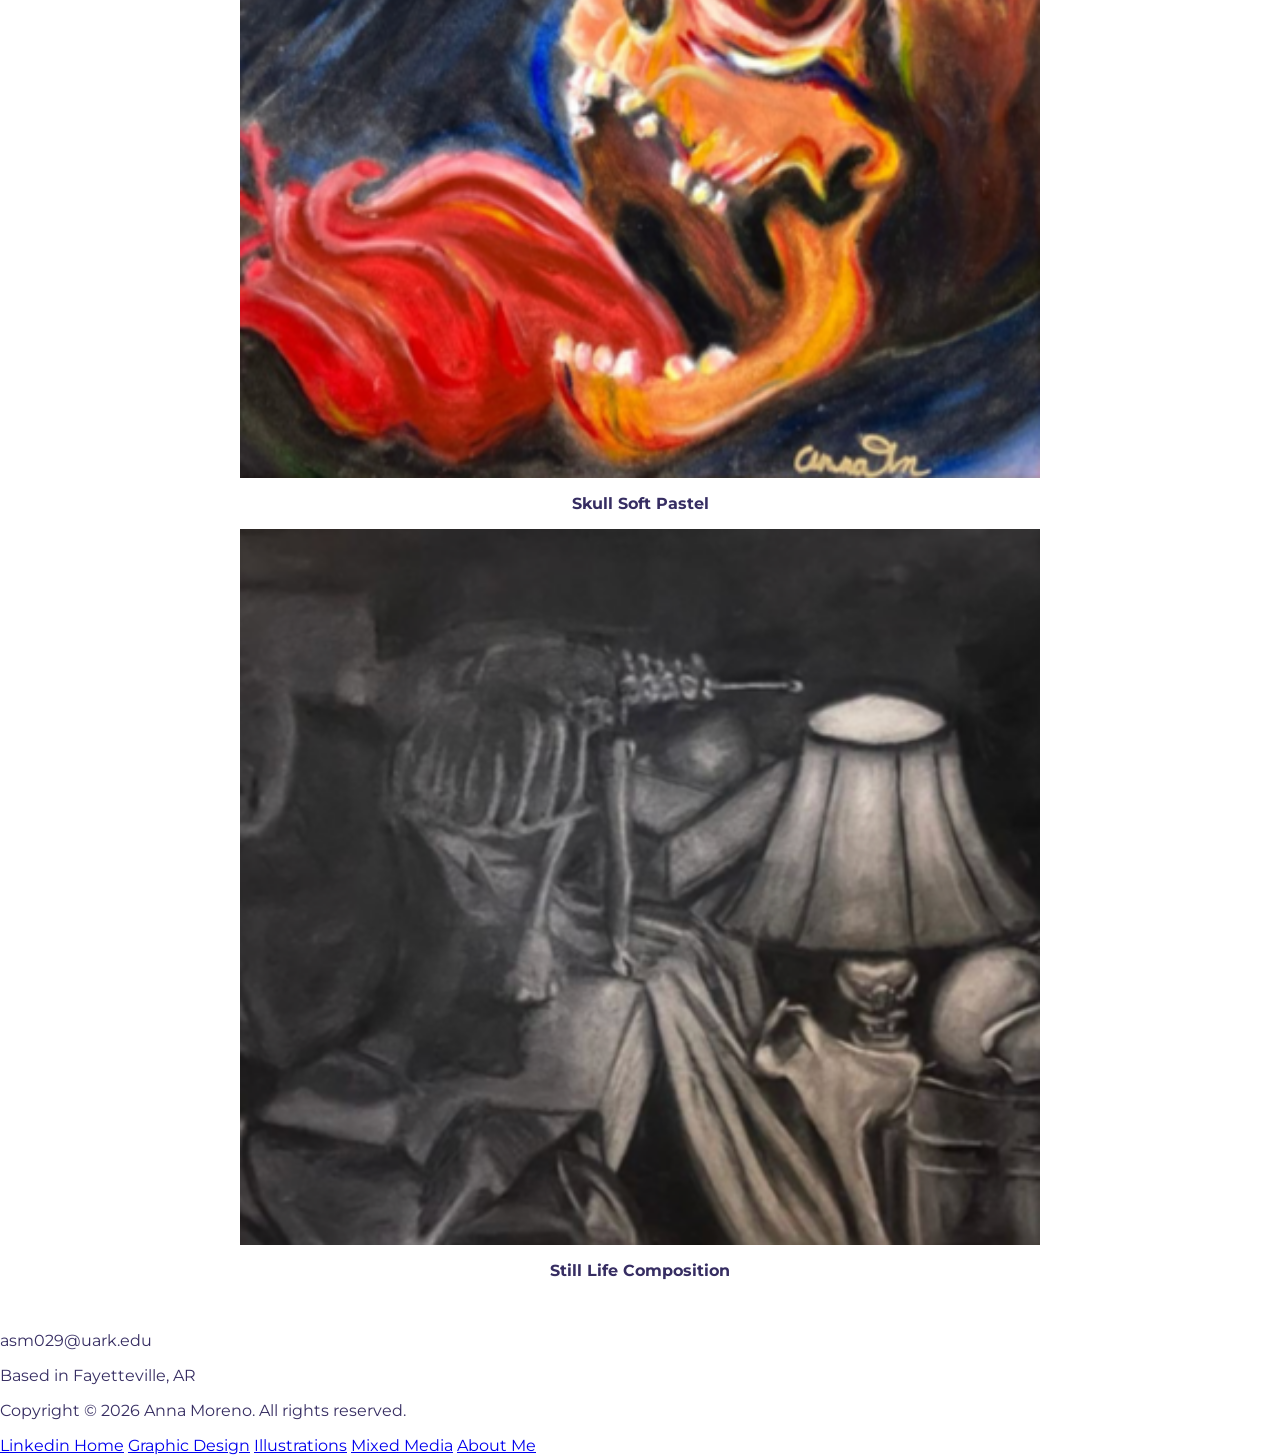
<file: mixedmedia/index.html>
<!DOCTYPE html>
<html>
    <head>
        <title>
            Anna Moreno's Portfolio Site
        </title>
        <link rel="stylesheet" href="../style.css"/>    
          <link rel="preconnect" href="https://fonts.googleapis.com">
          <link rel="preconnect" href="https://fonts.gstatic.com" crossorigin>
          <link href="https://fonts.googleapis.com/css2?family=Montserrat:ital,wght@0,100..900;1,100..900&family=Open+Sans:ital,wght@0,300..800;1,300..800&display=swap" 
          rel="stylesheet">
    </head>
     <body>
       <div>
          <!-- this is the navigation bar info-->
                <a href="/">Anna Moreno</a>
                <div class="navbar">
                    <a class="graph graphicdesign" href="/graphic design">Graphic Design</a>
                    <a class="illu illustrations " href="/illustrations">Illustrations</a>
                    <a class="mix mixmedia" href="/mixedmedia">Mixed Media</a>
                    <a class="aboutme about-me" href="/aboutme">About Me</a>
                </div>
               <br/>
               <h3> Mixed Media </h3>
               <br/>
            <p>
                Lorem ipsum dolor sit amet, consectetur adipiscing
                 elit, sed do eiusmod tempor incididunt ut labore et 
                 dolore magna aliqua. Ut enim ad minim veniam, quis 
                 nostrud exercitation ullamco laboris nisi ut aliquip
            </p>
            <br/>
                            <div class="shrink">
                                    <img src="../assets/alebrije.png" alt="my image" class="shrink-me-vinyl"/>
                            </div> 
                                        <p class="center-text">
                                                <b>Mi Nativo Alebrije </b>
                                        </p>
                            <div class="shrink">
                                    <img src="../assets/Ram Skull.png" alt="my image" class="shrink-me-vinyl"/>
                            </div> 
                                        <p class="center-text">
                                                <b>Ram Skull Still Life </b>
                                        </p>
                            <div class="shrink">
                                    <img src="../assets/harriet temp.png" alt="my image" class="shrink-me-vinyl"/>
                            </div> 
                                        <p class="center-text">
                                                <b>Harriet Tubman Portrait</b>
                                        </p>
                            <div class="shrink">
                                    <img src="../assets/skull temp.png" alt="my image" class="shrink-me-vinyl"/>
                            </div> 
                                        <p class="center-text">
                                                <b>Skull Soft Pastel</b>
                                        </p>
                            <div class="shrink">
                                    <img src="../assets/still life temp.png" alt="my image" class="shrink-me-vinyl"/>
                            </div> 
                                        <p class="center-text">
                                                <b>Still Life Composition</b>
                                        </p>
                <br/>
              <div class="color-box-darkgreen">
                    <p> asm029@uark.edu</p>
                    <p> Based in Fayetteville, AR</p>
                    <p> Copyright © 2026 Anna Moreno. All rights reserved.</p>
                    <a href = "https://www.linkedin.com/in/anna-moreno-44303n00/"
                         target = "_blank"
                         rel="noopener noreferrer"> Linkedin </a>
          <!-- this is the navigation bar info-->
                    <a href="/">Home</a>
                    <a href="/graphic design">Graphic Design</a>
                    <a href="/illustrations">Illustrations</a>
                    <a href="/mixedmedia">Mixed Media</a>
                    <a href="/aboutme">About Me</a>    
                </div>
            </div>
    </body>
</html>
</file>
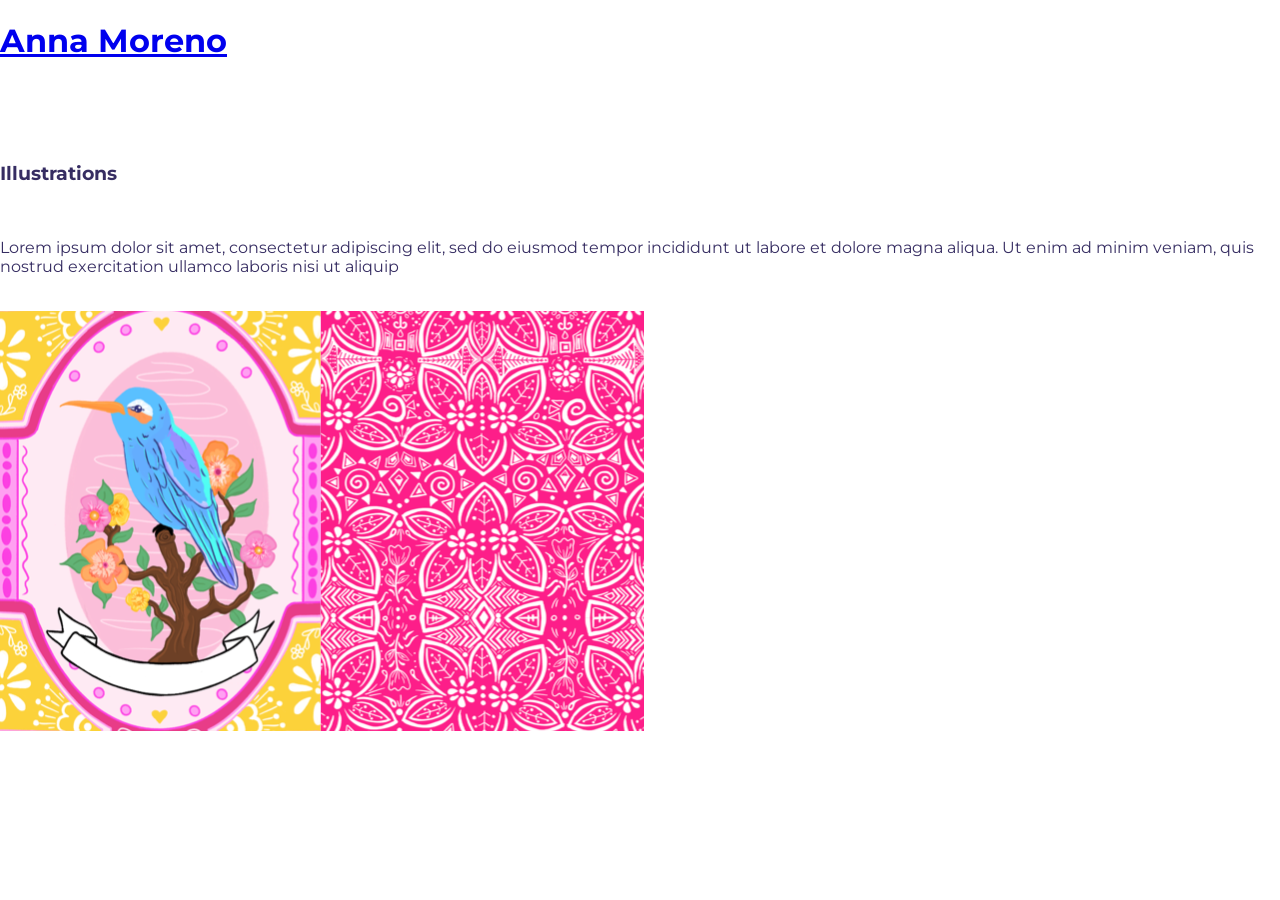
<file: page 2/index.html>
<!DOCTYPE html>
<html>
    <head>
        <title>
            Anna Moreno's Portfolio Site
        </title>
        <link rel="stylesheet" href="../style.css"/>    
          <link rel="preconnect" href="https://fonts.googleapis.com">
          <link rel="preconnect" href="https://fonts.gstatic.com" crossorigin>
          <link href="https://fonts.googleapis.com/css2?family=Montserrat:ital,wght@0,100..900;1,100..900&family=Open+Sans:ital,wght@0,300..800;1,300..800&display=swap" 
          rel="stylesheet">
    </head>
     <body>
        <div>
          <!-- this is the navigation bar info, h1 will be logo-->
               <a href="/home/index.html"><h1>Anna Moreno</h1></a>
                <div class="navbar">
                    <a class="illu illustrations " href="/page 2/index.html">Illustrations</a>
                    <a class="graph graphicdesign" href="/page 3/index.html">Graphic Design</a>
                    <a class="web webdesign" href="/page 4/index.html">Web Design</a>
                    <a class="mix mixedmedia" href="/page 5/index.html">Mixed Media</a>
                </div>
               <br/>
               <h3> Illustrations </h3>
            <br/>
            <p>
                Lorem ipsum dolor sit amet, consectetur adipiscing
                 elit, sed do eiusmod tempor incididunt ut labore et 
                 dolore magna aliqua. Ut enim ad minim veniam, quis 
                 nostrud exercitation ullamco laboris nisi ut aliquip
            </p>
            <br/>
                    <img src="../assets/colibri.png" alt="my image"/>
         </div>
    </body>
</html>
</file>
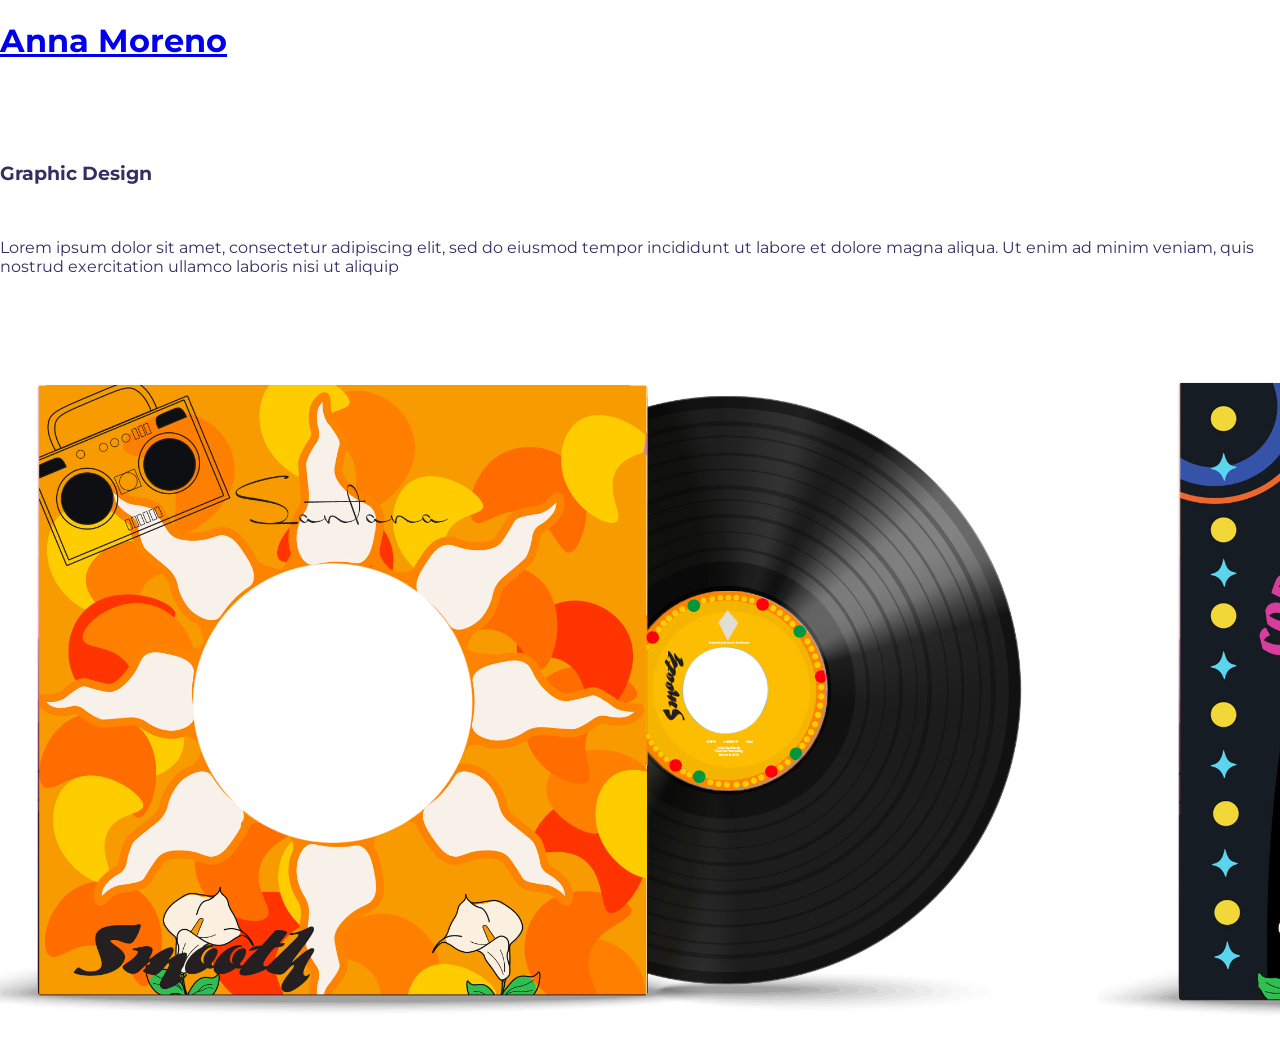
<file: page 3/index.html>
<!DOCTYPE html>
<html>
    <head>
        <title>
            Anna Moreno's Portfolio Site
        </title>
         <link rel="stylesheet" href="../style.css"/>    
          <link rel="preconnect" href="https://fonts.googleapis.com">
          <link rel="preconnect" href="https://fonts.gstatic.com" crossorigin>
          <link href="https://fonts.googleapis.com/css2?family=Montserrat:ital,wght@0,100..900;1,100..900&family=Open+Sans:ital,wght@0,300..800;1,300..800&display=swap" 
          rel="stylesheet">
    </head>
     <body>
        <div>
          <!-- this is the navigation bar info, h1 will be logo-->
              <a href="/home/index.html"><h1>Anna Moreno</h1></a>
                <div class="navbar">
                    <a class="illu illustrations " href="/page 2/index.html">Illustrations</a>
                    <a class="graph graphicdesign" href="/page 3/index.html">Graphic Design</a>
                    <a class="web webdesign" href="/page 4/index.html">Web Design</a>
                    <a class="mix mixedmedia" href="/page 5/index.html">Mixed Media</a>
                </div>
               <br/>
               <h3> Graphic Design </h3>
               <br/>
            <p>
                Lorem ipsum dolor sit amet, consectetur adipiscing
                 elit, sed do eiusmod tempor incididunt ut labore et 
                 dolore magna aliqua. Ut enim ad minim veniam, quis 
                 nostrud exercitation ullamco laboris nisi ut aliquip
            </p>
            <br/>
                    <img src="../assets/GD Vinyl.png" alt="my image"/>
         </div>
    </body>
</html>
</file>
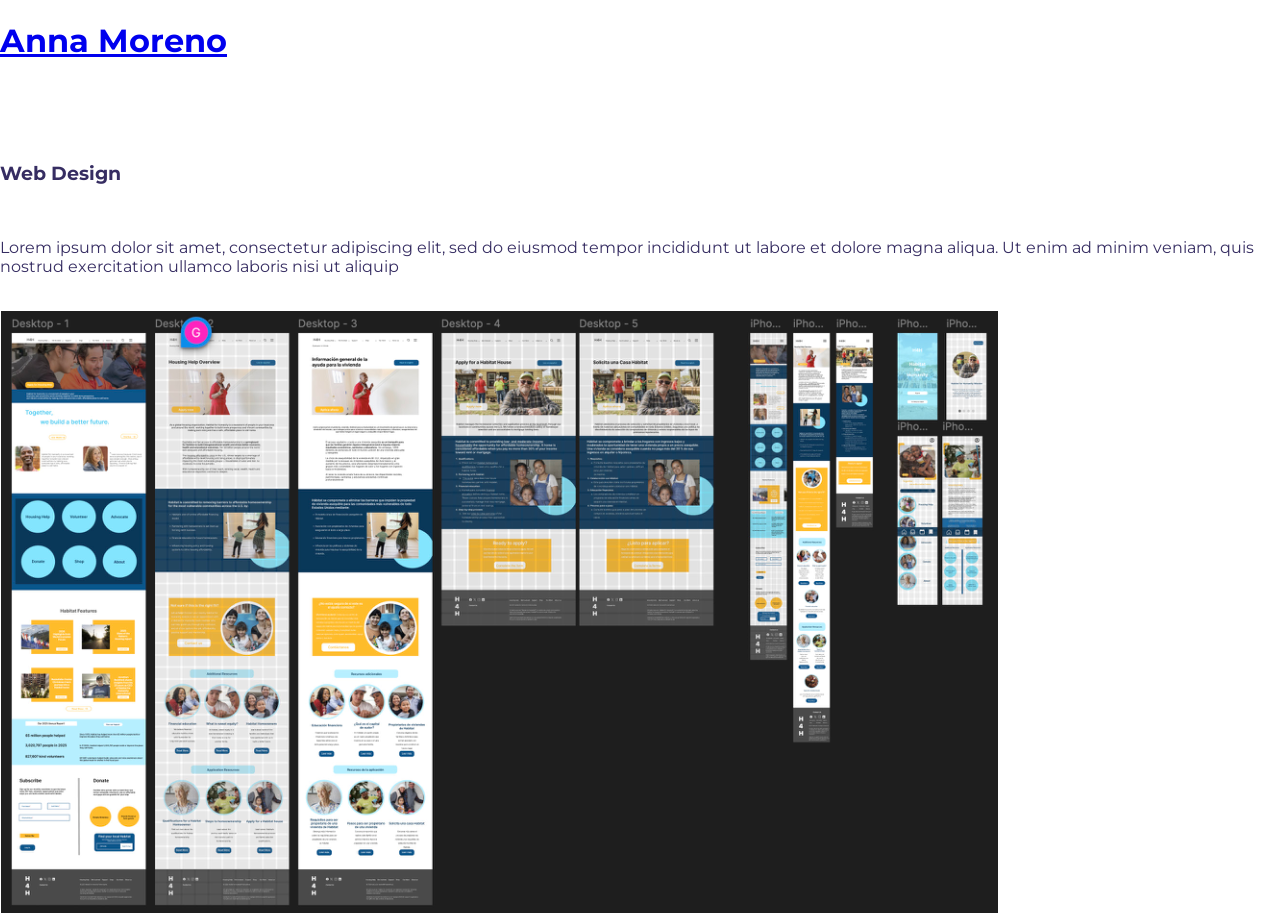
<file: page 4/index.html>
<!DOCTYPE html>
<html>
    <head>
        <title>
            Anna Moreno's Portfolio Site
        </title>
        <link rel="stylesheet" href="../style.css"/>    
          <link rel="preconnect" href="https://fonts.googleapis.com">
          <link rel="preconnect" href="https://fonts.gstatic.com" crossorigin>
          <link href="https://fonts.googleapis.com/css2?family=Montserrat:ital,wght@0,100..900;1,100..900&family=Open+Sans:ital,wght@0,300..800;1,300..800&display=swap" 
          rel="stylesheet">
    </head>
     <body>
        <div>
          <!-- this is the navigation bar info, h1 is logo-->
              <a href="/home/index.html"><h1>Anna Moreno</h1></a>
                <div class="navbar">
                    <a class="illu illustrations " href="/page 2/index.html">Illustrations</a>
                    <a class="graph graphicdesign" href="/page 3/index.html">Graphic Design</a>
                    <a class="web webdesign" href="/page 4/index.html">Web Design</a>
                    <a class="mix mixedmedia" href="/page 5/index.html">Mixed Media</a>
                </div>
               <br/>
               <h3> Web Design </h3>
               <br/>
            <p>
                Lorem ipsum dolor sit amet, consectetur adipiscing
                 elit, sed do eiusmod tempor incididunt ut labore et 
                 dolore magna aliqua. Ut enim ad minim veniam, quis 
                 nostrud exercitation ullamco laboris nisi ut aliquip
            </p>
            <br/>
                    <img src="../assets/WB H4H.png" alt="my image"/>
         </div>
    </body>
</html>
</file>
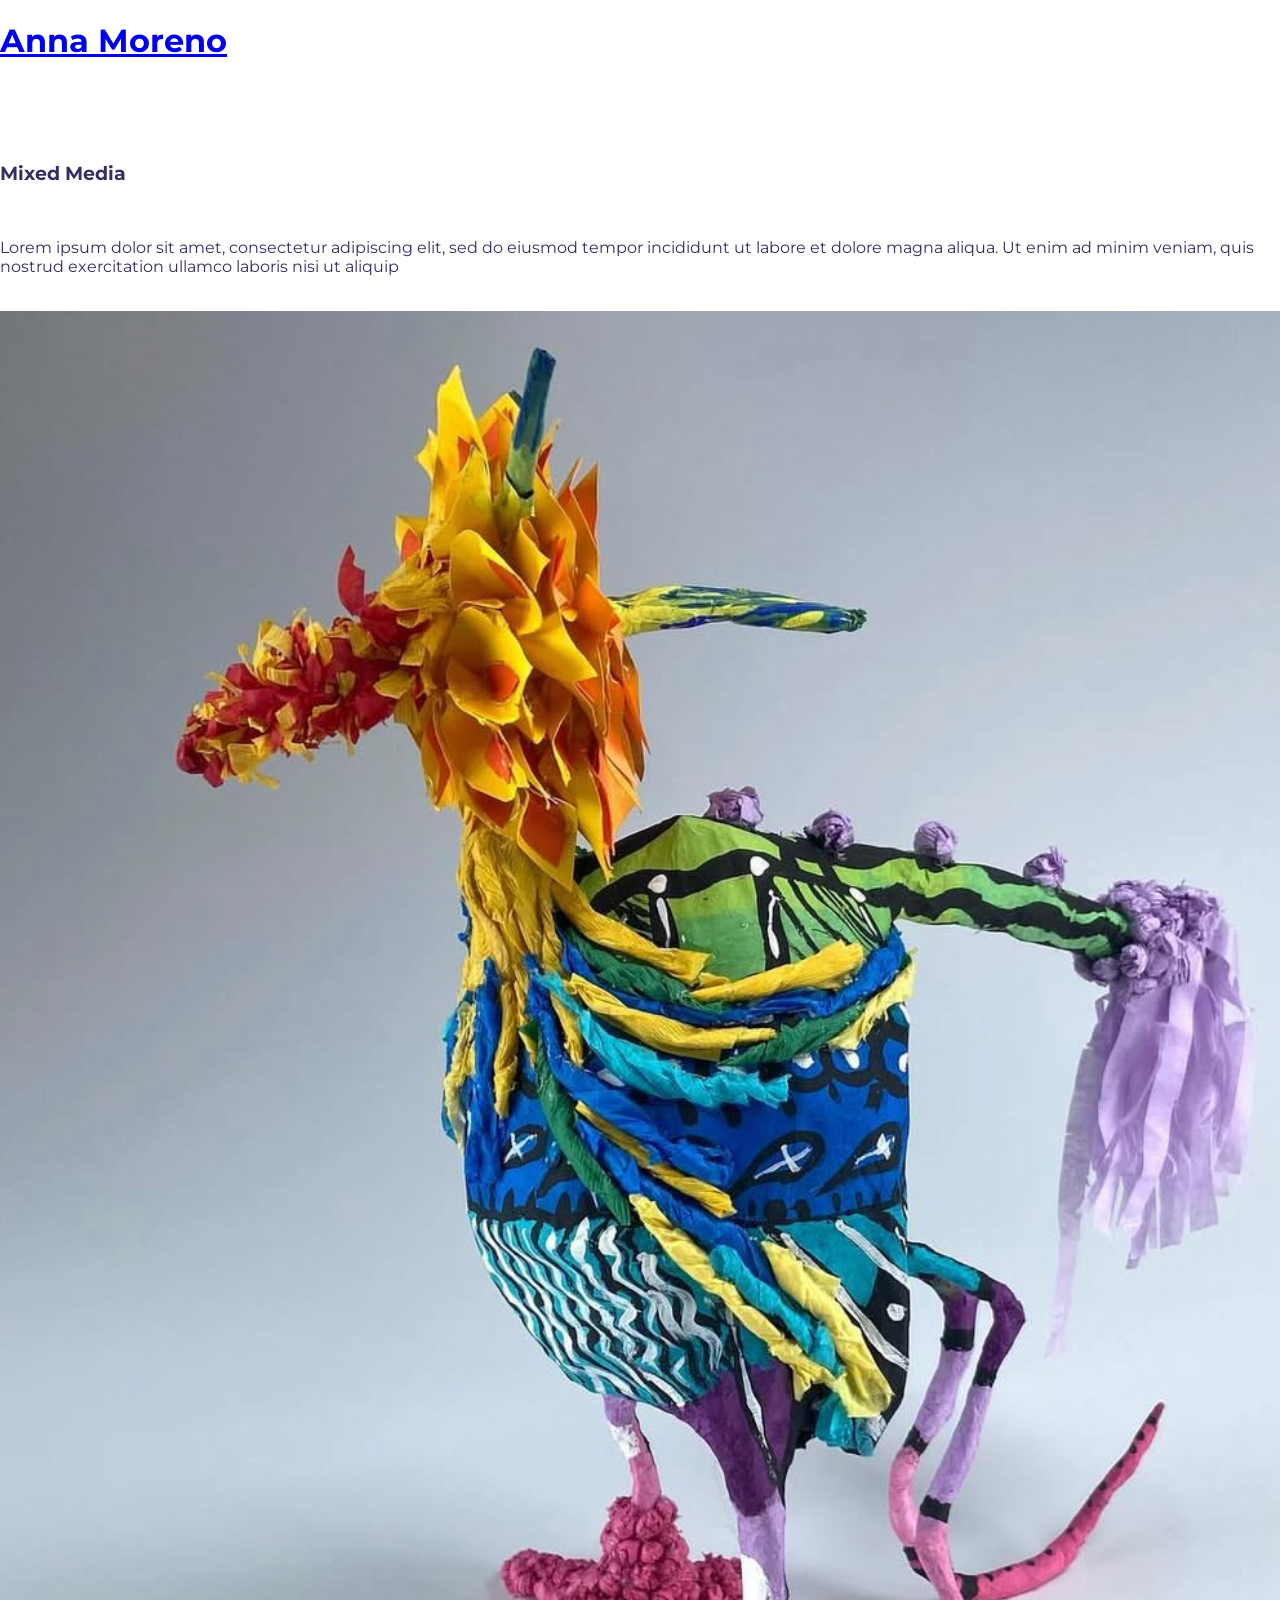
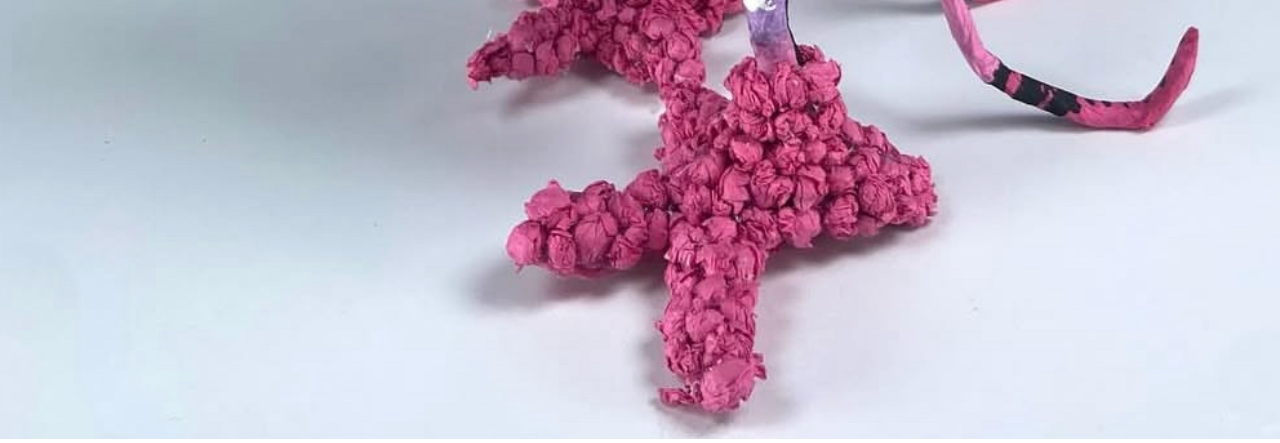
<file: page 5/index.html>
<!DOCTYPE html>
<html>
    <head>
        <title>
            Anna Moreno's Portfolio Site
        </title>
        <link rel="stylesheet" href="../style.css"/>    
          <link rel="preconnect" href="https://fonts.googleapis.com">
          <link rel="preconnect" href="https://fonts.gstatic.com" crossorigin>
          <link href="https://fonts.googleapis.com/css2?family=Montserrat:ital,wght@0,100..900;1,100..900&family=Open+Sans:ital,wght@0,300..800;1,300..800&display=swap" 
          rel="stylesheet">
    </head>
     <body>
        <div>
          <!-- this is the navigation bar info, h1 is logo-->
              <a href="/home/index.html"><h1>Anna Moreno</h1></a>
                <div class="navbar">
                    <a class="illu illustrations " href="/page 2/index.html">Illustrations</a>
                    <a class="graph graphicdesign" href="/page 3/index.html">Graphic Design</a>
                    <a class="web webdesign" href="/page 4/index.html">Web Design</a>
                    <a class="mix mixedmedia" href="/page 5/index.html">Mixed Media</a>
                </div>
               <br/>
               <h3> Mixed Media </h3>
               <br/>
            <p>
                Lorem ipsum dolor sit amet, consectetur adipiscing
                 elit, sed do eiusmod tempor incididunt ut labore et 
                 dolore magna aliqua. Ut enim ad minim veniam, quis 
                 nostrud exercitation ullamco laboris nisi ut aliquip
            </p>
            <br/>
                    <img src="../assets/alebrije.png" alt="my image"/>
         </div>
    </body>
</html>
</file>
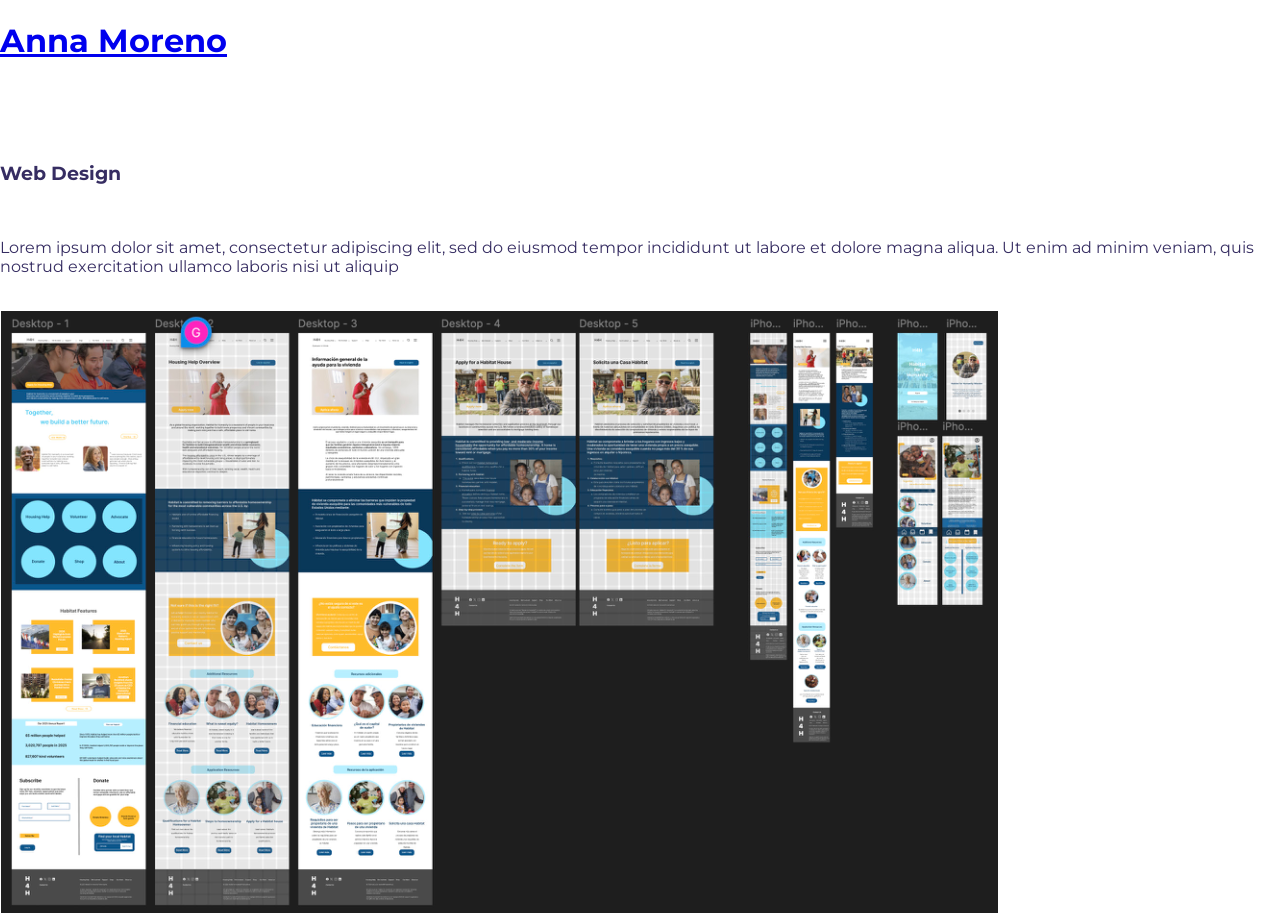
<file: web design/index.html>
<!DOCTYPE html>
<html>
    <head>
        <title>
            Anna Moreno's Portfolio Site
        </title>
        <link rel="stylesheet" href="../style.css"/>    
          <link rel="preconnect" href="https://fonts.googleapis.com">
          <link rel="preconnect" href="https://fonts.gstatic.com" crossorigin>
          <link href="https://fonts.googleapis.com/css2?family=Montserrat:ital,wght@0,100..900;1,100..900&family=Open+Sans:ital,wght@0,300..800;1,300..800&display=swap" 
          rel="stylesheet">
    </head>
     <body>
        <div>
          <!-- this is the navigation bar info, h1 is logo-->
              <a href="/home/index.html"><h1>Anna Moreno</h1></a>
                <div class="navbar">
                    <a class="illu illustrations " href="/illustrations/index.html">Illustrations</a>
                    <a class="graph graphicdesign" href="/graphic-design/index.html">Graphic Design</a>
                    <a class="web webdesign" href="/web-design/index.html">Web Design</a>
                    <a class="mix mixedmedia" href="/mixed-media/index.html">Mixed Media</a>
                </div>
               <br/>
               <h3> Web Design </h3>
               <br/>
            <p>
                Lorem ipsum dolor sit amet, consectetur adipiscing
                 elit, sed do eiusmod tempor incididunt ut labore et 
                 dolore magna aliqua. Ut enim ad minim veniam, quis 
                 nostrud exercitation ullamco laboris nisi ut aliquip
            </p>
            <br/>
                    <img src="../assets/WB H4H.png" alt="my image"/>
         </div>
    </body>
</html>
</file>
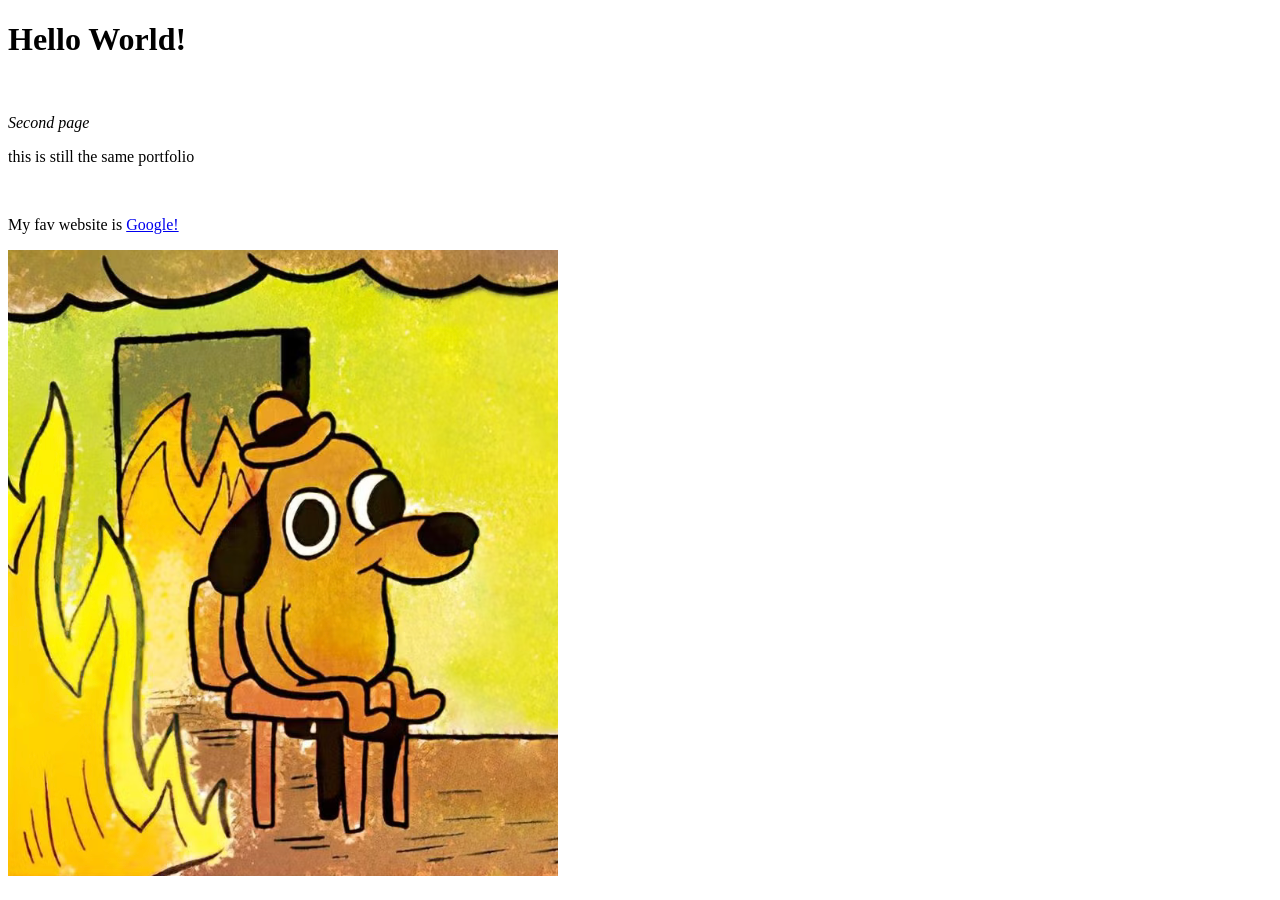
<file: indexpage2.html>
<!DOCTYPE html>
<html>
    <head>
        <title>
            Anna Moreno's Portfolio Site
        </title>
    </head>
     <body>
        <h1>
        Hello World!
        </h1>
        <br/>
        <div>
              <p> 
                <i> Second page</i>
             </p>
              <p> this is still the same portfolio </p>
              <!--this is the second page-->
              <br/>
              <p>
                   My fav website is 
                   <a href="https://google.com"
                   target="_blank"
                   rel="noopener noreferrer"
                   >
                        Google!
                   </a>
              </p> 
              <img src="./assets/fire.png" alt="my image"/>
         </div>
    </body>
</html>
</file>
<file: style.css>
body{
    font-family: "Montserrat";
    color: #362D62;
    background-color: #ffff;
    margin: 0px;
   
}

 .header-row{
    background-color: #7f8cf4;
    padding: 10px 20px;
   width: auto;
   height: auto;
   display:flex;
    align-items: center;
    justify-content: space-between;

}
.logo{
    color: #ffff;
    font-size: 16px;
    font-weight: 600;
    padding: 10px 20px 10px 20px;
    border-radius: 50px;
    text-decoration: none;
}
.hamburger{
    color: #ffff;
    font-size: 30px;
}
.navbar{
  display: none;        
  flex-direction: column; 
  gap: 20px;            
  padding: 80px 30px 30px 30px; 
  width: 280px;        
  height: 80vh;       
  background-color: #ffffff; 
  position: absolute;
  top: 0;
  left: 0;             
  bottom: 0;              
}

.navbar a{
  color: #7F8CF4;
  text-decoration: none;
  font-size: 18px;
  font-weight: 500;
  display: block;
}




.illu,
.graph,
.mix,
.aboutme {
    font-size: 12px;
    font-weight: 600;
    padding: 10px 20px 10px 20px;
    border-radius: 50px;
    text-decoration: none;
}
.illustrations:hover{
    cursor: pointer;
    background-color: #DFB2FF;
    color: #F6EAFF
}
.illustrations:active{
    cursor:pointer;
    background-color: #B573E5;
}
.graphicdesign:hover{
    cursor: pointer;
    background-color: #C27AC5;
    color:#F6EAFF
}
.graphicdesign:active{
    cursor:pointer;
    background-color: #CFA5ED;
}
.mixmedia:hover{
     cursor: pointer;
    background-color: #3F327C;
    color: #F6EAFF;
}
.mixmedia:active{
    cursor:pointer;
    background-color: #5945B9;
}
.about-me:hover{
     cursor: pointer;
    background-color: #32539A;
    color: #F6EAFF;
}
.about-me:active{
    cursor:pointer;
    background-color: #5479C8;
}





.hero-container{
    width:100%;
    overflow: hidden;
}
.hero-img {
    width: 100%;
    height: auto;
    display: block;
}

.first-color-box{
    color: #160F35;
    background-color: #ffff;
    text-align: left;
    padding: 60px;
    margin-bottom: 50px;
    display: flex;
    align-items: center;
    justify-content: space-between;
    gap: 40px;
}
.text-content {
    max-width: 600px;
}
.heading{
    font-size: 18px;
    margin-top:0;
    margin-bottom: 24px;
}
.size{
    font-size: 14px;
    line-height: 1.4;
    margin-bottom: 20px;
}
.read-more-button{
    display: inline-block;
    margin-top: 15px;
    padding: 12px 24px;
    background-color: #BCEFEC;
    color: #005C96;
    font-size: 14px;
    border-radius: 50px;
    text-decoration:none;
}
.circle-placeholder {
    width: 180px;
    height: 180px;
    background-color: #BCEFEC;
    border-radius: 50%;
    flex-shrink: 0;
}



.skills-container{
    display: flex;
    justify-content: space-between;
    gap: 20px;
    background-color: #7F8CF4;
    padding: 40px;
    font-size: 12px;
}
.icon-card{
    flex: 1;
    display: flex;
    flex-direction: column;
    align-items: center;
}


.icon-circle{
    background-color: #362D62;
    width: 80px;
    height: 80px;
    border-radius: 50%;
    margin-bottom: 15px;
    font-size: 14px;
    display: flex;
    justify-content: center;
    align-items: center;
}

.hero-container2{
    width:50%;
    overflow: hidden;
}
.hero-container3{
    width:100%;
    overflow: hidden;
}
.white-text{
    color: #ffff;
    text-align: center;
}

.cards-container{
    display: flex;
    justify-content: space-around;
    gap: 100px;
    padding: 60px 40px;
}
.text-card{
    color: #362D62;
    background-color: #E6CAFA;
    border-radius: 40px;
    padding: 40px;
    max-width: 450px;
    box-sizing: border-box;
}
.text-card-headers{
    color:#362D62;
    text-align: center;
}



.notableworks-container{
    display: flex;
    justify-content: space-between;
    gap: 20px;
    background-color: #ffff;
    padding: 40px;
    font-size: 12px;
}
.work-outline{
    width: 135px;
    height: 135px;
    border-radius: 10%;
    margin-bottom: 15px;
    font-size: 14px;
    display: flex;
    justify-content: center;
    align-items: center;
}
.purp-text{
    color: #7F8CF4;
    text-align: center;
}
.read-more-button2{
    display: inline-block;
    margin-top: 15px;
    padding: 12px 24px;
    background-color: #7F8CF4;
    color: #ffff;
    font-size: 14px;
    border-radius: 50px;
    text-decoration:none;
}















.color-box-darkpurp{
    background-color: #160F35;
    text-align: center;
    padding: 60px;
}
.color-box-darkpurp a{
    color: white;
    text-decoration: none;
}
.color-box-darkpurp a:hover{
    color: #E6CAFA;
    text-decoration: underline;
    text-decoration-thickness: 2px;
    text-underline-offset: 4px;
}
.color-box-darkpurp a:active{
    cursor:pointer;
    color: #93DDDB;
}
.color-box-darkpurp p{
    color: white !important;
    font-size: 14px;
    font-weight: bold;
    margin-bottom: 15px;
}
.center-text{
    text-align: center;
}
.shrink-me-vinyl{
    display: block;
    width: 100%;
    Max-width: 800px;
    height: auto;
    margin-right: auto;
    margin-left: auto;
}
 

@media screen and (min-width: 768px) {
    .container {
        /*desktop*/
        display: flex;
        justify-content:space-around;
        flex-direction: row;
        gap: 1.5rem;
    }
    .hamburger,
    .closex{
        display:none;
    }
    .site-header{
        display:flex;
        align-items:center;
        justify-content: space-between;
        background-color: #7F8CF4;
        padding: 15px 35px;
    }
    .header-row{
        padding: 0;
        background-color: transparent;
    }
.navbar{
    display:flex !important;
    flex-direction: row;
    align-items: center;
    position: static;
    width: auto;
    height: auto;
    padding: 0;
    background-color: transparent;
    }
    .navbar a {
        color: white;
    }
    
    .illu,
        .graph,
        .logo,
        .mix,
        .aboutme {
            font-size: 14px;
            color: #fff;
        }
 }

@media screen and (min-width: 700px) {
    .illu,
    .graph,
    .logo,
    .mix,
    .aboutme {
        font-size: 18px;
    }
}
@media screen and (min-width: 1185px) {
    .illu,
    .graph,
    .logo,
    .mix,
    .aboutme {
        font-size: 24px;
    }
}
</file>
